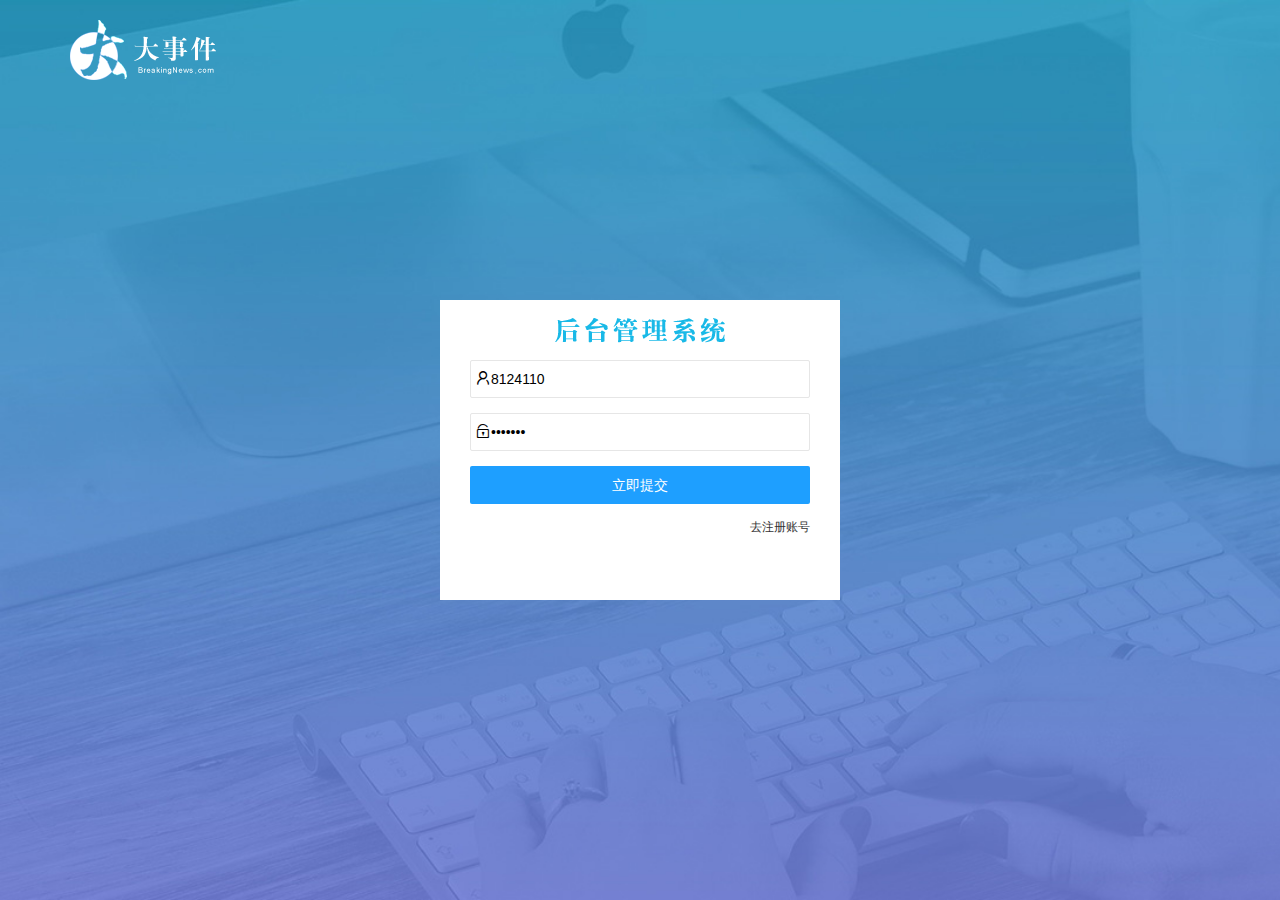
<file: login.html>
<!DOCTYPE html>
<html lang="en">

<head>
    <meta charset="UTF-8">
    <meta http-equiv="X-UA-Compatible" content="IE=edge">
    <meta name="viewport" content="width=device-width, initial-scale=1.0">
    <title>Document</title>
    <link rel="stylesheet" href="./assets/css/login.css">
    <link rel="stylesheet" href="./assets/lib/layui/css/layui.css">
</head>

<body>
    <header class="layui-main">
        <img src="./assets/images/logo.png" alt="">
    </header>
    <div class="loginAndRegBox">
        <div class="title-box"></div>
        <!-- 登录区域 -->
        <div class="log-box">
            <!-- 登录表单 -->
            <form class="layui-form" id="form_login" action="">
                <!-- 用户名 -->
                <div class="layui-form-item">
                    <i class="layui-icon layui-icon-username"></i>
                    <input value="8124110" type="text" name="username" required lay-verify="required" placeholder="账号"
                        autocomplete="off" class="layui-input">
                </div>
                <!-- 密码 -->

                <div class="layui-form-item">
                    <i class="layui-icon layui-icon-password"></i>
                    <input value="8124110" type="password" name="password" required lay-verify="required|pwd"
                        placeholder="密码" autocomplete="off" class="layui-input">
                </div>
                <!-- 提交按钮 -->
                <div class="layui-form-item">
                    <button value="8124110" class="layui-btn  layui-btn-fluid layui-btn layui-btn-normal" lay-submit
                        lay-filter="formDemo">立即提交</button>
                </div>
                <!-- a链接 -->
                <div class="layui-form-item links ">
                    <a href="#" id="link-reg">去注册账号</a>
                </div>
            </form>
        </div>


        <div class="reg-box" style="display: none;">
            <!-- 登录表单 -->
            <form class="layui-form" id="form_reg" action="">
                <!-- 用户名 -->
                <div class="layui-form-item">
                    <input type="text" name="username" required lay-verify="required" placeholder="账号"
                        autocomplete="off" class="layui-input">
                </div>
                <!-- 密码 -->
                <div class="layui-form-item">
                    <input type="password" name="password" required lay-verify="required|pwd" placeholder="密码"
                        autocomplete="off" class="layui-input">
                </div>
                <!-- 重复密码 -->
                <div class="layui-form-item">
                    <input type="password" name="repassword" required lay-verify="required|pwd|repwd"
                        placeholder="再次输入密码" autocomplete="off" class="layui-input">
                </div>
                <!-- 提交按钮 -->
                <div class="layui-form-item">
                    <button class="layui-btn  layui-btn-fluid layui-btn layui-btn-normal" lay-submit
                        lay-filter="formDemo">立即提交</button>
                </div>
                <!-- a链接 -->
                <div class="layui-form-item links ">
                    <a href="#" id="link-log">去登陆账号</a>
                </div>
            </form>

        </div>

    </div>
    <script src="./assets/lib/layui/layui.all.js"></script>
    <script src="./assets/lib/js/jquery.3.3.1.js"></script>
    <script src="./assets/js/baseApi.js"></script>
    <script src="./assets/js/login.js"></script>

</body>

</html>
</file>
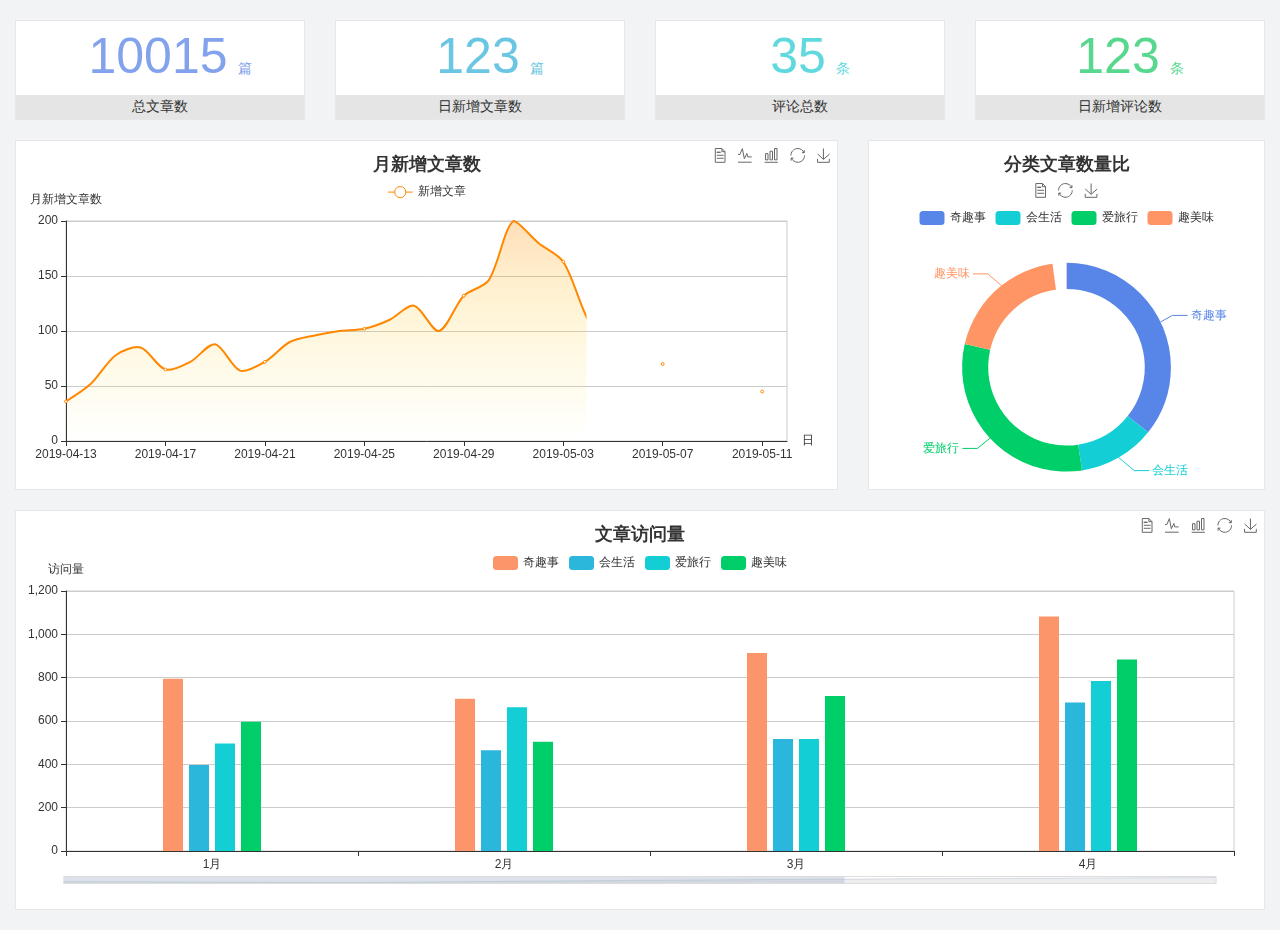
<file: home/dashboard.html>
<!DOCTYPE html>
<html lang="en">

<head>
  <meta charset="UTF-8">
  <meta name="viewport" content="width=device-width, initial-scale=1.0">
  <meta http-equiv="X-UA-Compatible" content="ie=edge">
  <title>图表统计</title>
  <link rel="stylesheet" href="../assets/lib/bootstrap.css" />
  <link rel="stylesheet" href="../assets/lib/main.css" />
  <script src="../assets/lib/jquery.js"></script>
  <script type="text/javascript" src="../assets/lib/echarts.min.js"></script>
</head>

<body>
  <div class="container-fluid">
    <div class="row spannel_list">
      <div class="col-sm-3 col-xs-6">
        <div class="spannel">
          <em>10015</em><span>篇</span>
          <b>总文章数</b>
        </div>
      </div>
      <div class="col-sm-3 col-xs-6">
        <div class="spannel scolor01">
          <em>123</em><span>篇</span>
          <b>日新增文章数</b>
        </div>
      </div>
      <div class="col-sm-3 col-xs-6">
        <div class="spannel scolor02">
          <em>35</em><span>条</span>
          <b>评论总数</b>
        </div>
      </div>
      <div class="col-sm-3 col-xs-6">
        <div class="spannel scolor03">
          <em>123</em><span>条</span>
          <b>日新增评论数</b>
        </div>
      </div>
    </div>
  </div>

  <div class="container-fluid">
    <div class="row curve-pie">
      <div class="col-lg-8 col-md-8">
        <div class="gragh_pannel" id="curve_show"></div>
      </div>
      <div class="col-lg-4 col-md-4">
        <div class="gragh_pannel" id="pie_show"></div>
      </div>
    </div>
  </div>

  <div class="container-fluid">
    <div class="column_pannel" id="column_show"></div>
  </div>

  <script>
    var oChart = echarts.init(document.getElementById('curve_show'));
    var aList_all = [
      { 'count': 36, 'date': '2019-04-13' },
      { 'count': 52, 'date': '2019-04-14' },
      { 'count': 78, 'date': '2019-04-15' },
      { 'count': 85, 'date': '2019-04-16' },
      { 'count': 65, 'date': '2019-04-17' },
      { 'count': 72, 'date': '2019-04-18' },
      { 'count': 88, 'date': '2019-04-19' },
      { 'count': 64, 'date': '2019-04-20' },
      { 'count': 72, 'date': '2019-04-21' },
      { 'count': 90, 'date': '2019-04-22' },
      { 'count': 96, 'date': '2019-04-23' },
      { 'count': 100, 'date': '2019-04-24' },
      { 'count': 102, 'date': '2019-04-25' },
      { 'count': 110, 'date': '2019-04-26' },
      { 'count': 123, 'date': '2019-04-27' },
      { 'count': 100, 'date': '2019-04-28' },
      { 'count': 132, 'date': '2019-04-29' },
      { 'count': 146, 'date': '2019-04-30' },
      { 'count': 200, 'date': '2019-05-01' },
      { 'count': 180, 'date': '2019-05-02' },
      { 'count': 163, 'date': '2019-05-03' },
      { 'count': 110, 'date': '2019-05-04' },
      { 'count': 80, 'date': '2019-05-05' },
      { 'count': 82, 'date': '2019-05-06' },
      { 'count': 70, 'date': '2019-05-07' },
      { 'count': 65, 'date': '2019-05-08' },
      { 'count': 54, 'date': '2019-05-09' },
      { 'count': 40, 'date': '2019-05-10' },
      { 'count': 45, 'date': '2019-05-11' },
      { 'count': 38, 'date': '2019-05-12' },
    ];

    let aCount = [];
    let aDate = [];

    for (var i = 0; i < aList_all.length; i++) {
      aCount.push(aList_all[i].count);
      aDate.push(aList_all[i].date);
    }

    var chartopt = {
      title: {
        text: '月新增文章数',
        left: 'center',
        top: '10'
      },
      tooltip: {
        trigger: 'axis'
      },
      legend: {
        data: ['新增文章'],
        top: '40'
      },
      toolbox: {
        show: true,
        feature: {
          mark: { show: true },
          dataView: { show: true, readOnly: false },
          magicType: { show: true, type: ['line', 'bar'] },
          restore: { show: true },
          saveAsImage: { show: true }
        }
      },
      calculable: true,
      xAxis: [
        {
          name: '日',
          type: 'category',
          boundaryGap: false,
          data: aDate
        }
      ],
      yAxis: [
        {
          name: '月新增文章数',
          type: 'value'
        }
      ],
      series: [
        {
          name: '新增文章',
          type: 'line',
          smooth: true,
          itemStyle: { normal: { areaStyle: { type: 'default' }, color: '#f80' }, lineStyle: { color: '#f80' } },
          data: aCount
        }],
      areaStyle: {
        normal: {
          color: new echarts.graphic.LinearGradient(0, 0, 0, 1, [{
            offset: 0,
            color: 'rgba(255,136,0,0.39)'
          }, {
            offset: .34,
            color: 'rgba(255,180,0,0.25)'
          }, {
            offset: 1,
            color: 'rgba(255,222,0,0.00)'
          }])

        }
      },
      grid: {
        show: true,
        x: 50,
        x2: 50,
        y: 80,
        height: 220
      }
    };

    oChart.setOption(chartopt);


    var oPie = echarts.init(document.getElementById('pie_show'));
    var oPieopt =
    {
      title: {
        top: 10,
        text: '分类文章数量比',
        x: 'center'
      },
      tooltip: {
        trigger: 'item',
        formatter: "{a} <br/>{b} : {c} ({d}%)"
      },
      color: ['#5885e8', '#13cfd5', '#00ce68', '#ff9565'],
      legend: {
        x: 'center',
        top: 65,
        data: ['奇趣事', '会生活', '爱旅行', '趣美味']
      },
      toolbox: {
        show: true,
        x: 'center',
        top: 35,
        feature: {
          mark: { show: true },
          dataView: { show: true, readOnly: false },
          magicType: {
            show: true,
            type: ['pie', 'funnel'],
            option: {
              funnel: {
                x: '25%',
                width: '50%',
                funnelAlign: 'left',
                max: 1548
              }
            }
          },
          restore: { show: true },
          saveAsImage: { show: true }
        }
      },
      calculable: true,
      series: [
        {
          name: '访问来源',
          type: 'pie',
          radius: ['45%', '60%'],
          center: ['50%', '65%'],
          data: [
            { value: 300, name: '奇趣事' },
            { value: 100, name: '会生活' },
            { value: 260, name: '爱旅行' },
            { value: 180, name: '趣美味' }
          ]
        }
      ]
    };
    oPie.setOption(oPieopt);



    var oColumn = this.echarts.init(document.getElementById('column_show'));
    var oColumnopt =
    {
      title: {
        text: '文章访问量',
        left: 'center',
        top: '10'
      },
      tooltip: {
        trigger: 'axis'
      },
      legend: {
        data: ['奇趣事', '会生活', '爱旅行', '趣美味'],
        top: '40'
      },
      toolbox: {
        show: true,
        feature: {
          mark: { show: true },
          dataView: { show: true, readOnly: false },
          magicType: { show: true, type: ['line', 'bar'] },
          restore: { show: true },
          saveAsImage: { show: true }
        }
      },
      calculable: true,
      xAxis: [
        {
          type: 'category',
          data: ['1月', '2月', '3月', '4月', '5月']
        }
      ],
      yAxis: [
        {
          name: '访问量',
          type: 'value'
        }
      ],
      series: [
        {
          name: '奇趣事',
          type: 'bar',
          barWidth: 20,
          itemStyle: {
            normal: { areaStyle: { type: 'default' }, color: '#fd956a' }
          },
          data: [800, 708, 920, 1090, 1200]
        },
        {
          name: '会生活',
          type: 'bar',
          barWidth: 20,
          itemStyle: {
            normal: { areaStyle: { type: 'default' }, color: '#2bb6db' }
          },
          data: [400, 468, 520, 690, 800]
        },
        {
          name: '爱旅行',
          type: 'bar',
          barWidth: 20,
          itemStyle: {
            normal: { areaStyle: { type: 'default' }, color: '#13cfd5' }
          },
          data: [500, 668, 520, 790, 900]
        },
        {
          name: '趣美味',
          type: 'bar',
          barWidth: 20,
          itemStyle: {
            normal: { areaStyle: { type: 'default' }, color: '#00ce68' }
          },
          data: [600, 508, 720, 890, 1000]
        }
      ],
      grid: {
        show: true,
        x: 50,
        x2: 30,
        y: 80,
        height: 260
      },
      dataZoom: [//给x轴设置滚动条
        {
          start: 0,//默认为0
          end: 100 - 1000 / 31,//默认为100
          type: 'slider',
          show: true,
          xAxisIndex: [0],
          handleSize: 0,//滑动条的 左右2个滑动条的大小
          height: 8,//组件高度
          left: 45, //左边的距离
          right: 50,//右边的距离
          bottom: 26,//右边的距离
          handleColor: '#ddd',//h滑动图标的颜色
          handleStyle: {
            borderColor: "#cacaca",
            borderWidth: "1",
            shadowBlur: 2,
            background: "#ddd",
            shadowColor: "#ddd",
          }
        }]
    };
    oColumn.setOption(oColumnopt);
  </script>
</body>

</html>
</file>
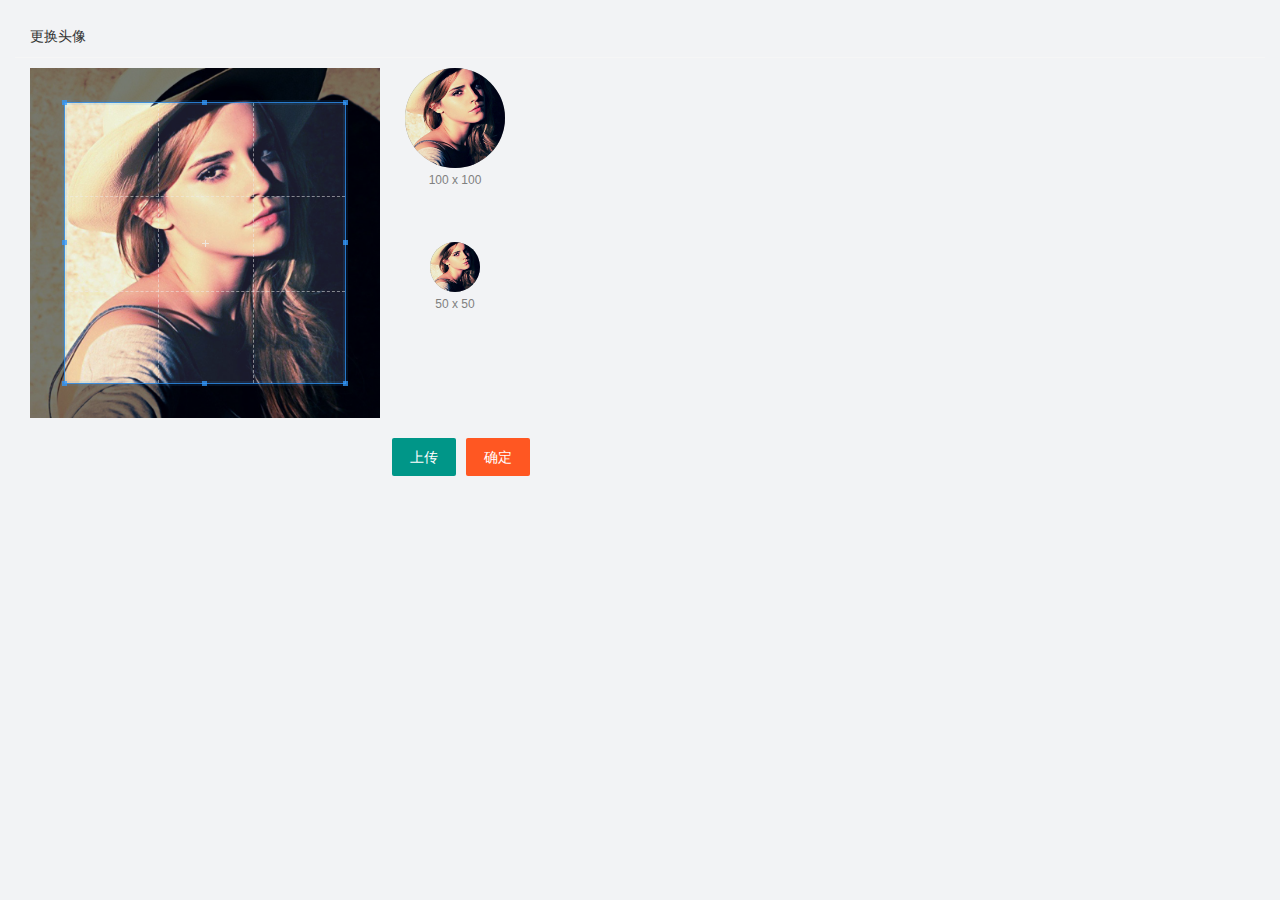
<file: user/user_avatar.html>
<!DOCTYPE html>
<html lang="en">

<head>
    <meta charset="UTF-8">
    <meta http-equiv="X-UA-Compatible" content="IE=edge">
    <meta name="viewport" content="width=device-width, initial-scale=1.0">
    <title>Document</title>
    <link rel="stylesheet" href="../assets/lib/layui/css/layui.css">
    <link rel="stylesheet" href="../assets/lib/cropper/cropper.css">
    <link rel="stylesheet" href="../assets/css/user/user_avatar.css">
</head>

<body>

    <div class="layui-cad">
        <div class="layui-card-header">更换头像</div>
        <div class="layui-card-body">
            <!-- 第一行的图片裁剪和预览区域 -->
            <div class="row1">
                <!-- 图片裁剪区域 -->
                <div class="cropper-box">
                    <!-- 这个 img 标签很重要，将来会把它初始化为裁剪区域 -->
                    <img id="image" src="../assets/images/sample.jpg" />
                </div>
                <!-- 图片的预览区域 -->
                <div class="preview-box">
                    <div>
                        <!-- 宽高为 100px 的预览区域 -->
                        <div class="img-preview w100"></div>
                        <p class="size">100 x 100</p>
                    </div>
                    <div>
                        <!-- 宽高为 50px 的预览区域 -->
                        <div class="img-preview w50"></div>
                        <p class="size">50 x 50</p>
                    </div>
                </div>
            </div>
            <div class="row2">
                <input type="file" id="file" accept="image/png,image/jpeg" hidden />
                <button id="btnChooseImage" type="button" class="layui-btn">上传</button>
                <button type="button" class="layui-btn layui-btn-danger" id="btnUpload">确定</button>
            </div>
        </div>
    </div>


    <!-- 导入 layui 的 js -->
    <script src="../assets/lib/layui/layui.all.js"></script>
    <!-- 导入 jquery -->
    <script src="../assets/lib/jquery.js"></script>
    <script src="../assets/lib/cropper/Cropper.js"></script>
    <script src="../assets/lib/cropper/jquery-cropper.js"></script>
    <script src="../assets/js/baseApi.js"></script>
    <!-- 导入自己的 js -->
    <script src="../assets/js/user_avatar.js"></script>
</body>

</html>
</file>
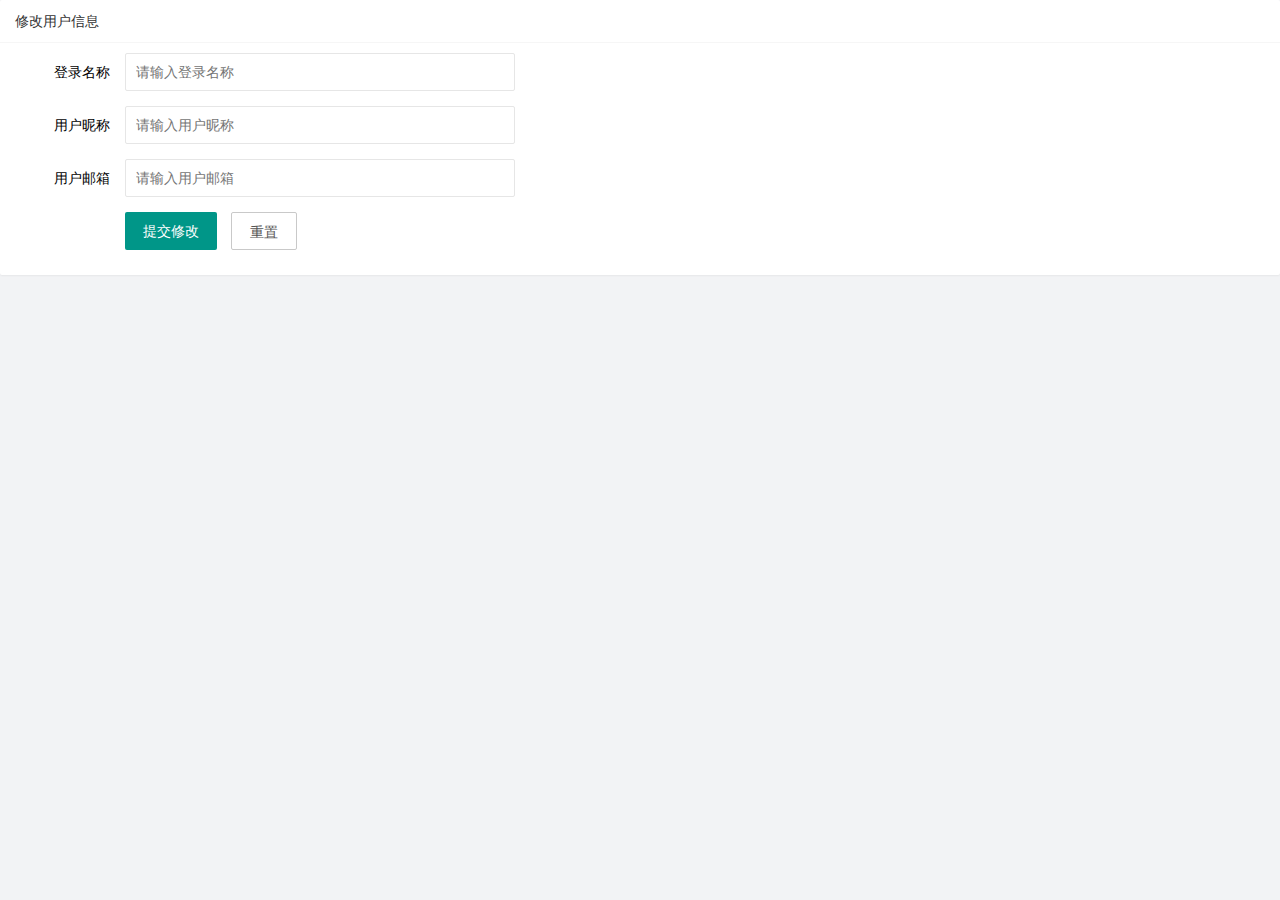
<file: user/user_info.html>
<!DOCTYPE html>
<html lang="en">

<head>
    <meta charset="UTF-8">
    <meta http-equiv="X-UA-Compatible" content="IE=edge">
    <meta name="viewport" content="width=device-width, initial-scale=1.0">
    <title>Document</title>

    <link rel="stylesheet" href="../assets/lib/layui/css/layui.css">
    <link rel="stylesheet" href="../assets/css/user/user_info.css">
</head>

<body>
    <!-- 卡片区域 -->
    <div class="layui-card">
        <div class="layui-card-header">修改用户信息</div>
        <div class="layui-card-body">
            <!-- form 表单区域 -->
            <form class="layui-form" action="" lay-filter='formUserInfo'>
                <div class="layui-form-item">
                    <input type="hidden" name="id">
                    <label class="layui-form-label">登录名称</label>
                    <div class="layui-input-block">
                        <input type="text" name="username" required lay-verify="required" placeholder="请输入登录名称"
                            autocomplete="off" class="layui-input" readonly />
                    </div>
                </div>
                <div class="layui-form-item">
                    <label class="layui-form-label">用户昵称</label>
                    <div class="layui-input-block">
                        <input type="text" name="nickname" required lay-verify="required|nickname" placeholder="请输入用户昵称"
                            autocomplete="off" class="layui-input" />
                    </div>
                </div>
                <div class="layui-form-item">
                    <label class="layui-form-label">用户邮箱</label>
                    <div class="layui-input-block">
                        <input type="text" name="email" required lay-verify="required|email" placeholder="请输入用户邮箱"
                            autocomplete="off" class="layui-input" />
                    </div>
                </div>
                <div class="layui-form-item">
                    <div class="layui-input-block">
                        <button class="layui-btn" lay-submit lay-filter="formDemo">提交修改</button>
                        <button type="reset" id="btnReset" class="layui-btn layui-btn-primary">重置</button>
                    </div>
                </div>
            </form>
        </div>
    </div>



    <!-- 导入 layui 的 js -->
    <script src="../assets/lib/layui/layui.all.js"></script>
    <!-- 导入 jquery -->
    <script src="../assets/lib/jquery.js"></script>
    <script src="../assets/js/baseApi.js"></script>
    <!-- 导入自己的 js -->
    <script src="../assets/js/user_info.js"></script>
</body>

</html>
</file>
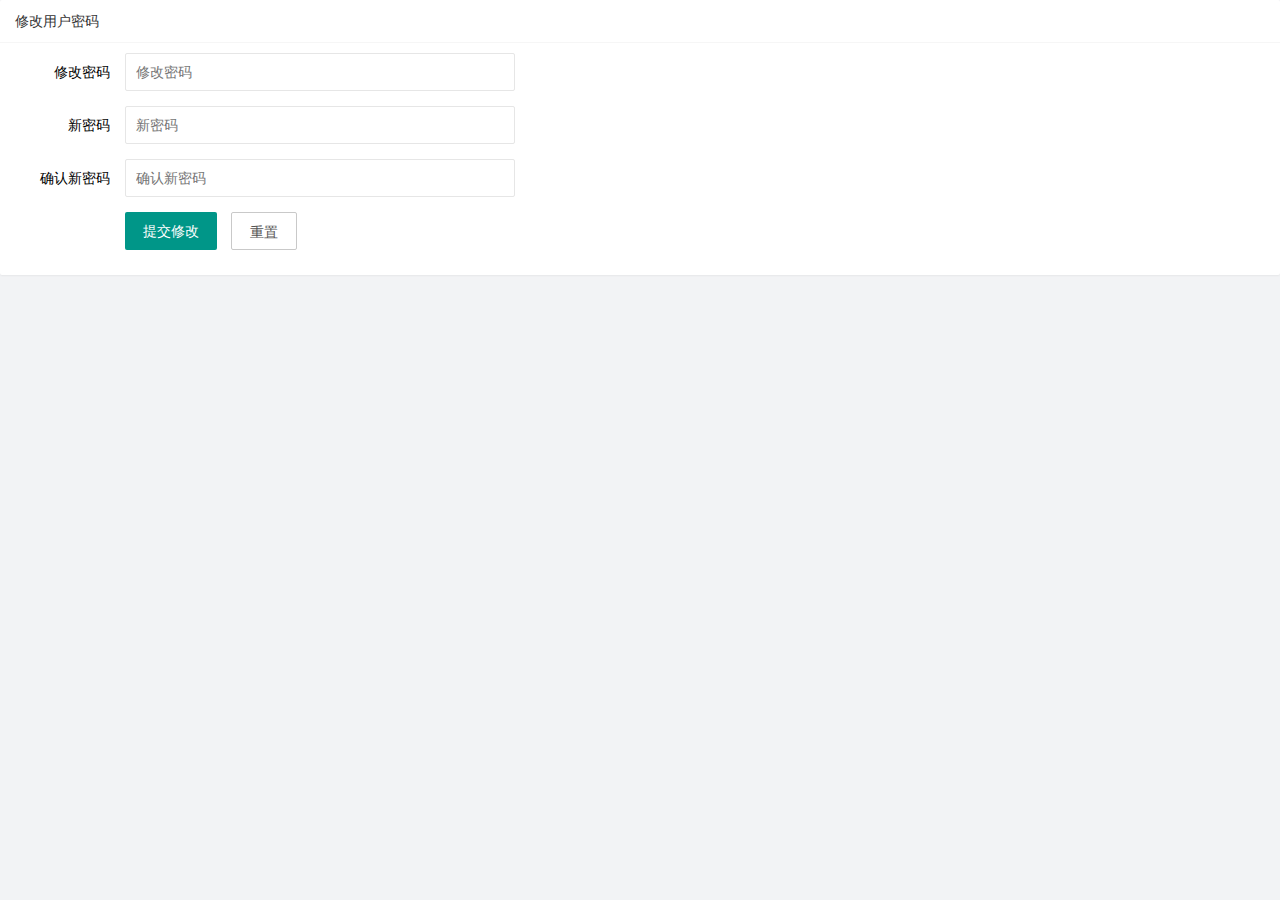
<file: user/user_pwd.html>
<!DOCTYPE html>
<html lang="en">

<head>
    <meta charset="UTF-8">
    <meta http-equiv="X-UA-Compatible" content="IE=edge">
    <meta name="viewport" content="width=device-width, initial-scale=1.0">
    <title>Document</title>

    <link rel="stylesheet" href="../assets/lib/layui/css/layui.css">
    <link rel="stylesheet" href="../assets/css/user/user_pwd.css">
</head>

<body>
    <!-- 卡片区域 -->
    <div class="layui-card">
        <div class="layui-card-header">修改用户密码</div>
        <div class="layui-card-body">
            <!-- form 表单区域 -->
            <form class="layui-form" action="" lay-filter='formUserInfo'>
                <div class="layui-form-item">
                    <label class="layui-form-label">修改密码</label>
                    <div class="layui-input-block">
                        <input type="text" name="oldPwd" required lay-verify="required|pwd" placeholder="修改密码"
                            autocomplete="off" class="layui-input" />
                    </div>
                </div>
                <div class="layui-form-item">
                    <label class="layui-form-label">新密码</label>
                    <div class="layui-input-block">
                        <input type="text" name="newPwd" required lay-verify="required|newPwd" placeholder="新密码"
                            autocomplete="off" class="layui-input" />
                    </div>
                </div>
                <div class="layui-form-item">
                    <label class="layui-form-label">确认新密码</label>
                    <div class="layui-input-block">
                        <input type="text" name="rePwd" required lay-verify="required|rePwd" placeholder="确认新密码"
                            autocomplete="off" class="layui-input" />
                    </div>
                </div>
                <div class="layui-form-item">
                    <div class="layui-input-block">
                        <button class="layui-btn" lay-submit lay-filter="formDemo">提交修改</button>
                        <button type="reset" id="btnReset" class="layui-btn layui-btn-primary">重置</button>
                    </div>
                </div>
            </form>
        </div>
    </div>



    <!-- 导入 layui 的 js -->
    <script src="../assets/lib/layui/layui.all.js"></script>
    <!-- 导入 jquery -->
    <script src="../assets/lib/jquery.js"></script>
    <script src="../assets/js/baseApi.js"></script>
    <!-- 导入自己的 js -->
    <script src="../assets/js/user_pwd.js"></script>
</body>

</html>
</file>
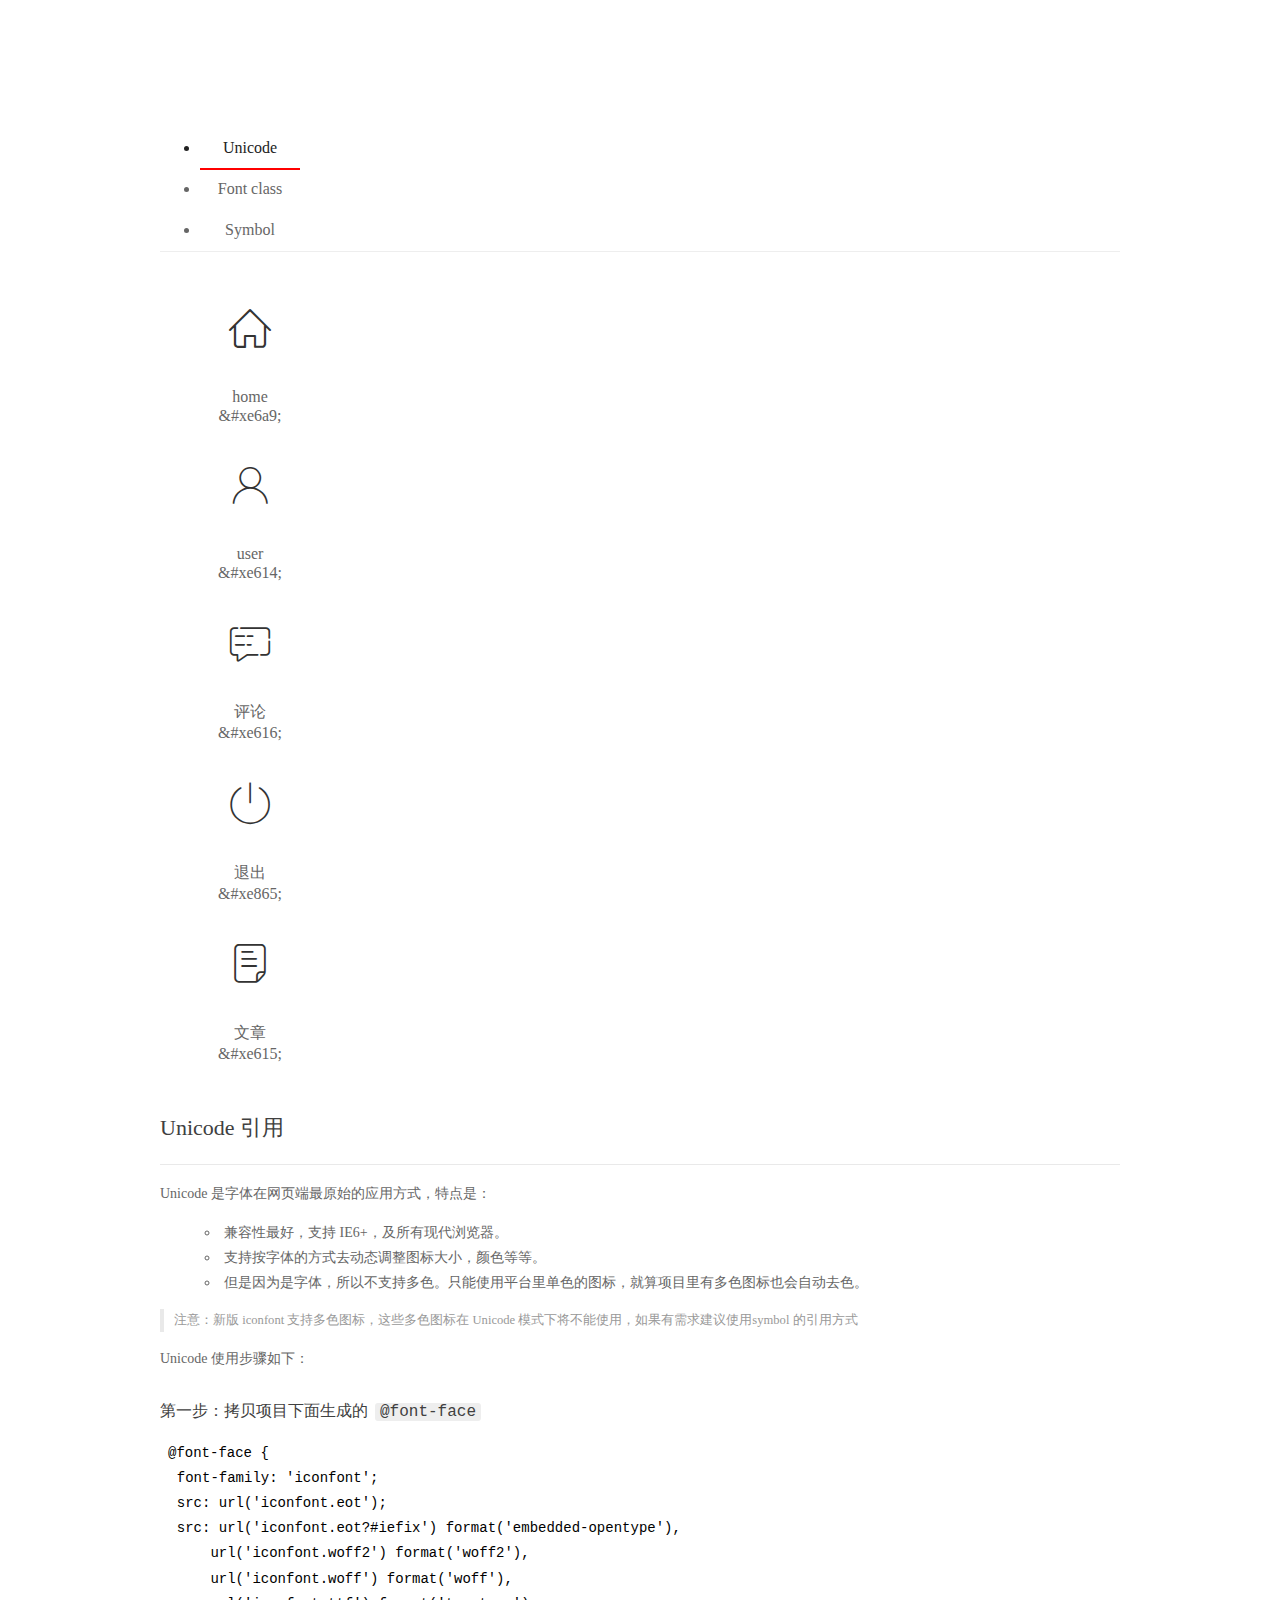
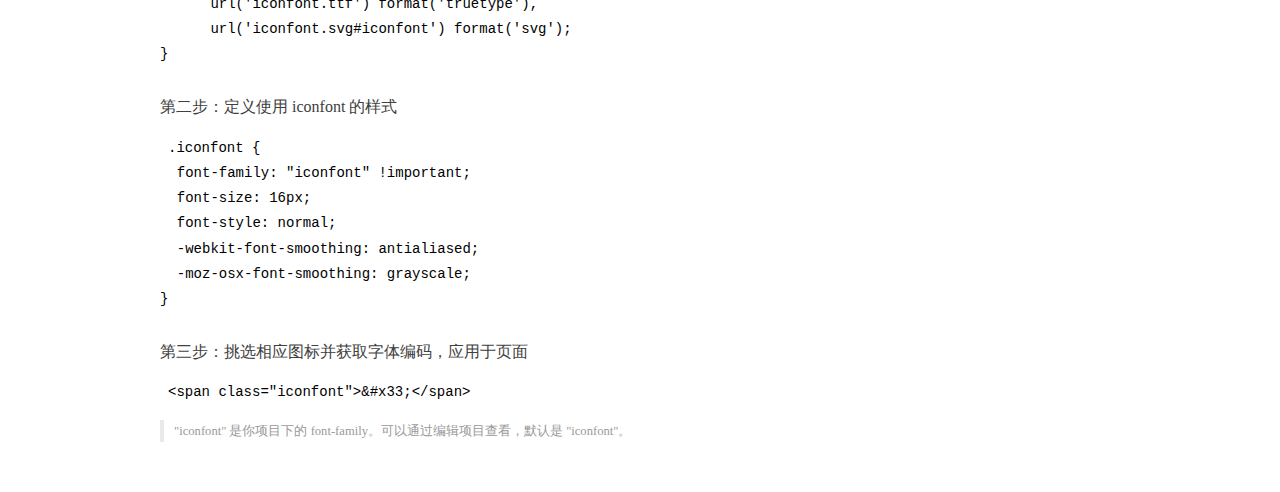
<file: assets/fonts/demo_index.html>
<!DOCTYPE html>
<html>
<head>
  <meta charset="utf-8"/>
  <title>IconFont Demo</title>
  <link rel="shortcut icon" href="https://gtms04.alicdn.com/tps/i4/TB1_oz6GVXXXXaFXpXXJDFnIXXX-64-64.ico" type="image/x-icon"/>
  <link rel="stylesheet" href="https://g.alicdn.com/thx/cube/1.3.2/cube.min.css">
  <link rel="stylesheet" href="demo.css">
  <link rel="stylesheet" href="iconfont.css">
  <script src="iconfont.js"></script>
  <!-- jQuery -->
  <script src="https://a1.alicdn.com/oss/uploads/2018/12/26/7bfddb60-08e8-11e9-9b04-53e73bb6408b.js"></script>
  <!-- 代码高亮 -->
  <script src="https://a1.alicdn.com/oss/uploads/2018/12/26/a3f714d0-08e6-11e9-8a15-ebf944d7534c.js"></script>
</head>
<body>
  <div class="main">
    <h1 class="logo"><a href="https://www.iconfont.cn/" title="iconfont 首页" target="_blank">&#xe86b;</a></h1>
    <div class="nav-tabs">
      <ul id="tabs" class="dib-box">
        <li class="dib active"><span>Unicode</span></li>
        <li class="dib"><span>Font class</span></li>
        <li class="dib"><span>Symbol</span></li>
      </ul>
      
    </div>
    <div class="tab-container">
      <div class="content unicode" style="display: block;">
          <ul class="icon_lists dib-box">
          
            <li class="dib">
              <span class="icon iconfont">&#xe6a9;</span>
                <div class="name">home</div>
                <div class="code-name">&amp;#xe6a9;</div>
              </li>
          
            <li class="dib">
              <span class="icon iconfont">&#xe614;</span>
                <div class="name">user</div>
                <div class="code-name">&amp;#xe614;</div>
              </li>
          
            <li class="dib">
              <span class="icon iconfont">&#xe616;</span>
                <div class="name">评论</div>
                <div class="code-name">&amp;#xe616;</div>
              </li>
          
            <li class="dib">
              <span class="icon iconfont">&#xe865;</span>
                <div class="name">退出</div>
                <div class="code-name">&amp;#xe865;</div>
              </li>
          
            <li class="dib">
              <span class="icon iconfont">&#xe615;</span>
                <div class="name">文章</div>
                <div class="code-name">&amp;#xe615;</div>
              </li>
          
          </ul>
          <div class="article markdown">
          <h2 id="unicode-">Unicode 引用</h2>
          <hr>

          <p>Unicode 是字体在网页端最原始的应用方式，特点是：</p>
          <ul>
            <li>兼容性最好，支持 IE6+，及所有现代浏览器。</li>
            <li>支持按字体的方式去动态调整图标大小，颜色等等。</li>
            <li>但是因为是字体，所以不支持多色。只能使用平台里单色的图标，就算项目里有多色图标也会自动去色。</li>
          </ul>
          <blockquote>
            <p>注意：新版 iconfont 支持多色图标，这些多色图标在 Unicode 模式下将不能使用，如果有需求建议使用symbol 的引用方式</p>
          </blockquote>
          <p>Unicode 使用步骤如下：</p>
          <h3 id="-font-face">第一步：拷贝项目下面生成的 <code>@font-face</code></h3>
<pre><code class="language-css"
>@font-face {
  font-family: 'iconfont';
  src: url('iconfont.eot');
  src: url('iconfont.eot?#iefix') format('embedded-opentype'),
      url('iconfont.woff2') format('woff2'),
      url('iconfont.woff') format('woff'),
      url('iconfont.ttf') format('truetype'),
      url('iconfont.svg#iconfont') format('svg');
}
</code></pre>
          <h3 id="-iconfont-">第二步：定义使用 iconfont 的样式</h3>
<pre><code class="language-css"
>.iconfont {
  font-family: "iconfont" !important;
  font-size: 16px;
  font-style: normal;
  -webkit-font-smoothing: antialiased;
  -moz-osx-font-smoothing: grayscale;
}
</code></pre>
          <h3 id="-">第三步：挑选相应图标并获取字体编码，应用于页面</h3>
<pre>
<code class="language-html"
>&lt;span class="iconfont"&gt;&amp;#x33;&lt;/span&gt;
</code></pre>
          <blockquote>
            <p>"iconfont" 是你项目下的 font-family。可以通过编辑项目查看，默认是 "iconfont"。</p>
          </blockquote>
          </div>
      </div>
      <div class="content font-class">
        <ul class="icon_lists dib-box">
          
          <li class="dib">
            <span class="icon iconfont icon-home"></span>
            <div class="name">
              home
            </div>
            <div class="code-name">.icon-home
            </div>
          </li>
          
          <li class="dib">
            <span class="icon iconfont icon-user"></span>
            <div class="name">
              user
            </div>
            <div class="code-name">.icon-user
            </div>
          </li>
          
          <li class="dib">
            <span class="icon iconfont icon-pinglun"></span>
            <div class="name">
              评论
            </div>
            <div class="code-name">.icon-pinglun
            </div>
          </li>
          
          <li class="dib">
            <span class="icon iconfont icon-tuichu"></span>
            <div class="name">
              退出
            </div>
            <div class="code-name">.icon-tuichu
            </div>
          </li>
          
          <li class="dib">
            <span class="icon iconfont icon-16"></span>
            <div class="name">
              文章
            </div>
            <div class="code-name">.icon-16
            </div>
          </li>
          
        </ul>
        <div class="article markdown">
        <h2 id="font-class-">font-class 引用</h2>
        <hr>

        <p>font-class 是 Unicode 使用方式的一种变种，主要是解决 Unicode 书写不直观，语意不明确的问题。</p>
        <p>与 Unicode 使用方式相比，具有如下特点：</p>
        <ul>
          <li>兼容性良好，支持 IE8+，及所有现代浏览器。</li>
          <li>相比于 Unicode 语意明确，书写更直观。可以很容易分辨这个 icon 是什么。</li>
          <li>因为使用 class 来定义图标，所以当要替换图标时，只需要修改 class 里面的 Unicode 引用。</li>
          <li>不过因为本质上还是使用的字体，所以多色图标还是不支持的。</li>
        </ul>
        <p>使用步骤如下：</p>
        <h3 id="-fontclass-">第一步：引入项目下面生成的 fontclass 代码：</h3>
<pre><code class="language-html">&lt;link rel="stylesheet" href="./iconfont.css"&gt;
</code></pre>
        <h3 id="-">第二步：挑选相应图标并获取类名，应用于页面：</h3>
<pre><code class="language-html">&lt;span class="iconfont icon-xxx"&gt;&lt;/span&gt;
</code></pre>
        <blockquote>
          <p>"
            iconfont" 是你项目下的 font-family。可以通过编辑项目查看，默认是 "iconfont"。</p>
        </blockquote>
      </div>
      </div>
      <div class="content symbol">
          <ul class="icon_lists dib-box">
          
            <li class="dib">
                <svg class="icon svg-icon" aria-hidden="true">
                  <use xlink:href="#icon-home"></use>
                </svg>
                <div class="name">home</div>
                <div class="code-name">#icon-home</div>
            </li>
          
            <li class="dib">
                <svg class="icon svg-icon" aria-hidden="true">
                  <use xlink:href="#icon-user"></use>
                </svg>
                <div class="name">user</div>
                <div class="code-name">#icon-user</div>
            </li>
          
            <li class="dib">
                <svg class="icon svg-icon" aria-hidden="true">
                  <use xlink:href="#icon-pinglun"></use>
                </svg>
                <div class="name">评论</div>
                <div class="code-name">#icon-pinglun</div>
            </li>
          
            <li class="dib">
                <svg class="icon svg-icon" aria-hidden="true">
                  <use xlink:href="#icon-tuichu"></use>
                </svg>
                <div class="name">退出</div>
                <div class="code-name">#icon-tuichu</div>
            </li>
          
            <li class="dib">
                <svg class="icon svg-icon" aria-hidden="true">
                  <use xlink:href="#icon-16"></use>
                </svg>
                <div class="name">文章</div>
                <div class="code-name">#icon-16</div>
            </li>
          
          </ul>
          <div class="article markdown">
          <h2 id="symbol-">Symbol 引用</h2>
          <hr>

          <p>这是一种全新的使用方式，应该说这才是未来的主流，也是平台目前推荐的用法。相关介绍可以参考这篇<a href="">文章</a>
            这种用法其实是做了一个 SVG 的集合，与另外两种相比具有如下特点：</p>
          <ul>
            <li>支持多色图标了，不再受单色限制。</li>
            <li>通过一些技巧，支持像字体那样，通过 <code>font-size</code>, <code>color</code> 来调整样式。</li>
            <li>兼容性较差，支持 IE9+，及现代浏览器。</li>
            <li>浏览器渲染 SVG 的性能一般，还不如 png。</li>
          </ul>
          <p>使用步骤如下：</p>
          <h3 id="-symbol-">第一步：引入项目下面生成的 symbol 代码：</h3>
<pre><code class="language-html">&lt;script src="./iconfont.js"&gt;&lt;/script&gt;
</code></pre>
          <h3 id="-css-">第二步：加入通用 CSS 代码（引入一次就行）：</h3>
<pre><code class="language-html">&lt;style&gt;
.icon {
  width: 1em;
  height: 1em;
  vertical-align: -0.15em;
  fill: currentColor;
  overflow: hidden;
}
&lt;/style&gt;
</code></pre>
          <h3 id="-">第三步：挑选相应图标并获取类名，应用于页面：</h3>
<pre><code class="language-html">&lt;svg class="icon" aria-hidden="true"&gt;
  &lt;use xlink:href="#icon-xxx"&gt;&lt;/use&gt;
&lt;/svg&gt;
</code></pre>
          </div>
      </div>

    </div>
  </div>
  <script>
  $(document).ready(function () {
      $('.tab-container .content:first').show()

      $('#tabs li').click(function (e) {
        var tabContent = $('.tab-container .content')
        var index = $(this).index()

        if ($(this).hasClass('active')) {
          return
        } else {
          $('#tabs li').removeClass('active')
          $(this).addClass('active')

          tabContent.hide().eq(index).fadeIn()
        }
      })
    })
  </script>
</body>
</html>
</file>
<file: assets/css/login.css>
html,
body {
    padding: 0;
    margin: 0;
    width: 100%;
    height: 100%;
    background: url(../images/login_bg.jpg) no-repeat;
    background-size: cover;
    overflow: hidden;
}

header {
    margin-top: 20px !important;
}

.loginAndRegBox {
    position: fixed;
    top: 50%;
    left: 50%;
    width: 400px;
    height: 300px;
    transform: translate(-50%, -50%);
    background-color: white;
}

.title-box {
    height: 60px;
    width: 100%;
    background: url(../images/login_title.png) no-repeat center;
}

.layui-form-item {
    padding: 0 30px;
}

.links {
    display: flex;
    justify-content: flex-end;
    font-size: 12px;
}

.layui-form-item {
    position: relative;
}

.layui-icon-username,
.layui-icon-password {
    position: absolute;
    left: 35px;
    top: 10px;
}


.layui-input {
    padding-left: 20px !important;
}
</file>
<file: assets/lib/layui/css/layui.css>
/** layui-v2.5.7 MIT License */
 .layui-inline,img{display:inline-block;vertical-align:middle}h1,h2,h3,h4,h5,h6{font-weight:400}.layui-edge,.layui-header,.layui-inline,.layui-main{position:relative}.layui-body,.layui-edge,.layui-elip{overflow:hidden}.layui-btn,.layui-edge,.layui-inline,img{vertical-align:middle}.layui-btn,.layui-disabled,.layui-icon,.layui-unselect{-moz-user-select:none;-webkit-user-select:none;-ms-user-select:none}.layui-elip,.layui-form-checkbox span,.layui-form-pane .layui-form-label{text-overflow:ellipsis;white-space:nowrap}.layui-breadcrumb,.layui-tree-btnGroup{visibility:hidden}blockquote,body,button,dd,div,dl,dt,form,h1,h2,h3,h4,h5,h6,input,li,ol,p,pre,td,textarea,th,ul{margin:0;padding:0;-webkit-tap-highlight-color:rgba(0,0,0,0)}a:active,a:hover{outline:0}img{border:none}li{list-style:none}table{border-collapse:collapse;border-spacing:0}h4,h5,h6{font-size:100%}button,input,optgroup,option,select,textarea{font-family:inherit;font-size:inherit;font-style:inherit;font-weight:inherit;outline:0}pre{white-space:pre-wrap;white-space:-moz-pre-wrap;white-space:-pre-wrap;white-space:-o-pre-wrap;word-wrap:break-word}body{line-height:24px;font:14px Helvetica Neue,Helvetica,PingFang SC,Tahoma,Arial,sans-serif}hr{height:1px;margin:10px 0;border:0;clear:both}a{color:#333;text-decoration:none}a:hover{color:#777}a cite{font-style:normal;*cursor:pointer}.layui-border-box,.layui-border-box *{box-sizing:border-box}.layui-box,.layui-box *{box-sizing:content-box}.layui-clear{clear:both;*zoom:1}.layui-clear:after{content:'\20';clear:both;*zoom:1;display:block;height:0}.layui-inline{*display:inline;*zoom:1}.layui-edge{display:inline-block;width:0;height:0;border-width:6px;border-style:dashed;border-color:transparent}.layui-edge-top{top:-4px;border-bottom-color:#999;border-bottom-style:solid}.layui-edge-right{border-left-color:#999;border-left-style:solid}.layui-edge-bottom{top:2px;border-top-color:#999;border-top-style:solid}.layui-edge-left{border-right-color:#999;border-right-style:solid}.layui-disabled,.layui-disabled:hover{color:#d2d2d2!important;cursor:not-allowed!important}.layui-circle{border-radius:100%}.layui-show{display:block!important}.layui-hide{display:none!important}@font-face{font-family:layui-icon;src:url(../font/iconfont.eot?v=256);src:url(../font/iconfont.eot?v=256#iefix) format('embedded-opentype'),url(../font/iconfont.woff2?v=256) format('woff2'),url(../font/iconfont.woff?v=256) format('woff'),url(../font/iconfont.ttf?v=256) format('truetype'),url(../font/iconfont.svg?v=256#layui-icon) format('svg')}.layui-icon{font-family:layui-icon!important;font-size:16px;font-style:normal;-webkit-font-smoothing:antialiased;-moz-osx-font-smoothing:grayscale}.layui-icon-reply-fill:before{content:"\e611"}.layui-icon-set-fill:before{content:"\e614"}.layui-icon-menu-fill:before{content:"\e60f"}.layui-icon-search:before{content:"\e615"}.layui-icon-share:before{content:"\e641"}.layui-icon-set-sm:before{content:"\e620"}.layui-icon-engine:before{content:"\e628"}.layui-icon-close:before{content:"\1006"}.layui-icon-close-fill:before{content:"\1007"}.layui-icon-chart-screen:before{content:"\e629"}.layui-icon-star:before{content:"\e600"}.layui-icon-circle-dot:before{content:"\e617"}.layui-icon-chat:before{content:"\e606"}.layui-icon-release:before{content:"\e609"}.layui-icon-list:before{content:"\e60a"}.layui-icon-chart:before{content:"\e62c"}.layui-icon-ok-circle:before{content:"\1005"}.layui-icon-layim-theme:before{content:"\e61b"}.layui-icon-table:before{content:"\e62d"}.layui-icon-right:before{content:"\e602"}.layui-icon-left:before{content:"\e603"}.layui-icon-cart-simple:before{content:"\e698"}.layui-icon-face-cry:before{content:"\e69c"}.layui-icon-face-smile:before{content:"\e6af"}.layui-icon-survey:before{content:"\e6b2"}.layui-icon-tree:before{content:"\e62e"}.layui-icon-ie:before{content:"\e7bb"}.layui-icon-upload-circle:before{content:"\e62f"}.layui-icon-add-circle:before{content:"\e61f"}.layui-icon-download-circle:before{content:"\e601"}.layui-icon-templeate-1:before{content:"\e630"}.layui-icon-util:before{content:"\e631"}.layui-icon-face-surprised:before{content:"\e664"}.layui-icon-edit:before{content:"\e642"}.layui-icon-speaker:before{content:"\e645"}.layui-icon-down:before{content:"\e61a"}.layui-icon-file:before{content:"\e621"}.layui-icon-layouts:before{content:"\e632"}.layui-icon-rate-half:before{content:"\e6c9"}.layui-icon-add-circle-fine:before{content:"\e608"}.layui-icon-prev-circle:before{content:"\e633"}.layui-icon-read:before{content:"\e705"}.layui-icon-404:before{content:"\e61c"}.layui-icon-carousel:before{content:"\e634"}.layui-icon-help:before{content:"\e607"}.layui-icon-code-circle:before{content:"\e635"}.layui-icon-windows:before{content:"\e67f"}.layui-icon-water:before{content:"\e636"}.layui-icon-username:before{content:"\e66f"}.layui-icon-find-fill:before{content:"\e670"}.layui-icon-about:before{content:"\e60b"}.layui-icon-location:before{content:"\e715"}.layui-icon-up:before{content:"\e619"}.layui-icon-pause:before{content:"\e651"}.layui-icon-date:before{content:"\e637"}.layui-icon-layim-uploadfile:before{content:"\e61d"}.layui-icon-delete:before{content:"\e640"}.layui-icon-play:before{content:"\e652"}.layui-icon-top:before{content:"\e604"}.layui-icon-firefox:before{content:"\e686"}.layui-icon-friends:before{content:"\e612"}.layui-icon-refresh-3:before{content:"\e9aa"}.layui-icon-ok:before{content:"\e605"}.layui-icon-layer:before{content:"\e638"}.layui-icon-face-smile-fine:before{content:"\e60c"}.layui-icon-dollar:before{content:"\e659"}.layui-icon-group:before{content:"\e613"}.layui-icon-layim-download:before{content:"\e61e"}.layui-icon-picture-fine:before{content:"\e60d"}.layui-icon-link:before{content:"\e64c"}.layui-icon-diamond:before{content:"\e735"}.layui-icon-log:before{content:"\e60e"}.layui-icon-key:before{content:"\e683"}.layui-icon-rate-solid:before{content:"\e67a"}.layui-icon-fonts-del:before{content:"\e64f"}.layui-icon-unlink:before{content:"\e64d"}.layui-icon-fonts-clear:before{content:"\e639"}.layui-icon-triangle-r:before{content:"\e623"}.layui-icon-circle:before{content:"\e63f"}.layui-icon-radio:before{content:"\e643"}.layui-icon-align-center:before{content:"\e647"}.layui-icon-align-right:before{content:"\e648"}.layui-icon-align-left:before{content:"\e649"}.layui-icon-loading-1:before{content:"\e63e"}.layui-icon-return:before{content:"\e65c"}.layui-icon-fonts-strong:before{content:"\e62b"}.layui-icon-upload:before{content:"\e67c"}.layui-icon-dialogue:before{content:"\e63a"}.layui-icon-video:before{content:"\e6ed"}.layui-icon-headset:before{content:"\e6fc"}.layui-icon-cellphone-fine:before{content:"\e63b"}.layui-icon-add-1:before{content:"\e654"}.layui-icon-face-smile-b:before{content:"\e650"}.layui-icon-fonts-html:before{content:"\e64b"}.layui-icon-screen-full:before{content:"\e622"}.layui-icon-form:before{content:"\e63c"}.layui-icon-cart:before{content:"\e657"}.layui-icon-camera-fill:before{content:"\e65d"}.layui-icon-tabs:before{content:"\e62a"}.layui-icon-heart-fill:before{content:"\e68f"}.layui-icon-fonts-code:before{content:"\e64e"}.layui-icon-ios:before{content:"\e680"}.layui-icon-at:before{content:"\e687"}.layui-icon-fire:before{content:"\e756"}.layui-icon-set:before{content:"\e716"}.layui-icon-fonts-u:before{content:"\e646"}.layui-icon-triangle-d:before{content:"\e625"}.layui-icon-tips:before{content:"\e702"}.layui-icon-picture:before{content:"\e64a"}.layui-icon-more-vertical:before{content:"\e671"}.layui-icon-bluetooth:before{content:"\e689"}.layui-icon-flag:before{content:"\e66c"}.layui-icon-loading:before{content:"\e63d"}.layui-icon-fonts-i:before{content:"\e644"}.layui-icon-refresh-1:before{content:"\e666"}.layui-icon-rmb:before{content:"\e65e"}.layui-icon-addition:before{content:"\e624"}.layui-icon-home:before{content:"\e68e"}.layui-icon-time:before{content:"\e68d"}.layui-icon-user:before{content:"\e770"}.layui-icon-notice:before{content:"\e667"}.layui-icon-chrome:before{content:"\e68a"}.layui-icon-edge:before{content:"\e68b"}.layui-icon-login-weibo:before{content:"\e675"}.layui-icon-voice:before{content:"\e688"}.layui-icon-upload-drag:before{content:"\e681"}.layui-icon-login-qq:before{content:"\e676"}.layui-icon-snowflake:before{content:"\e6b1"}.layui-icon-heart:before{content:"\e68c"}.layui-icon-logout:before{content:"\e682"}.layui-icon-file-b:before{content:"\e655"}.layui-icon-template:before{content:"\e663"}.layui-icon-transfer:before{content:"\e691"}.layui-icon-auz:before{content:"\e672"}.layui-icon-console:before{content:"\e665"}.layui-icon-app:before{content:"\e653"}.layui-icon-prev:before{content:"\e65a"}.layui-icon-website:before{content:"\e7ae"}.layui-icon-next:before{content:"\e65b"}.layui-icon-component:before{content:"\e857"}.layui-icon-android:before{content:"\e684"}.layui-icon-more:before{content:"\e65f"}.layui-icon-login-wechat:before{content:"\e677"}.layui-icon-shrink-right:before{content:"\e668"}.layui-icon-spread-left:before{content:"\e66b"}.layui-icon-camera:before{content:"\e660"}.layui-icon-note:before{content:"\e66e"}.layui-icon-refresh:before{content:"\e669"}.layui-icon-female:before{content:"\e661"}.layui-icon-male:before{content:"\e662"}.layui-icon-screen-restore:before{content:"\e758"}.layui-icon-password:before{content:"\e673"}.layui-icon-senior:before{content:"\e674"}.layui-icon-theme:before{content:"\e66a"}.layui-icon-tread:before{content:"\e6c5"}.layui-icon-praise:before{content:"\e6c6"}.layui-icon-star-fill:before{content:"\e658"}.layui-icon-rate:before{content:"\e67b"}.layui-icon-template-1:before{content:"\e656"}.layui-icon-vercode:before{content:"\e679"}.layui-icon-service:before{content:"\e626"}.layui-icon-cellphone:before{content:"\e678"}.layui-icon-print:before{content:"\e66d"}.layui-icon-cols:before{content:"\e610"}.layui-icon-wifi:before{content:"\e7e0"}.layui-icon-export:before{content:"\e67d"}.layui-icon-rss:before{content:"\e808"}.layui-icon-slider:before{content:"\e714"}.layui-icon-email:before{content:"\e618"}.layui-icon-subtraction:before{content:"\e67e"}.layui-icon-mike:before{content:"\e6dc"}.layui-icon-light:before{content:"\e748"}.layui-icon-gift:before{content:"\e627"}.layui-icon-mute:before{content:"\e685"}.layui-icon-reduce-circle:before{content:"\e616"}.layui-icon-music:before{content:"\e690"}.layui-main{width:1140px;margin:0 auto}.layui-header{z-index:1000;height:60px}.layui-header a:hover{transition:all .5s;-webkit-transition:all .5s}.layui-side{position:fixed;left:0;top:0;bottom:0;z-index:999;width:200px;overflow-x:hidden}.layui-side-scroll{position:relative;width:220px;height:100%;overflow-x:hidden}.layui-body{position:absolute;left:200px;right:0;top:0;bottom:0;z-index:998;width:auto;overflow-y:auto;box-sizing:border-box}.layui-layout-body{overflow:hidden}.layui-layout-admin .layui-header{background-color:#23262E}.layui-layout-admin .layui-side{top:60px;width:200px;overflow-x:hidden}.layui-layout-admin .layui-body{position:fixed;top:60px;bottom:44px}.layui-layout-admin .layui-main{width:auto;margin:0 15px}.layui-layout-admin .layui-footer{position:fixed;left:200px;right:0;bottom:0;height:44px;line-height:44px;padding:0 15px;background-color:#eee}.layui-layout-admin .layui-logo{position:absolute;left:0;top:0;width:200px;height:100%;line-height:60px;text-align:center;color:#009688;font-size:16px}.layui-layout-admin .layui-header .layui-nav{background:0 0}.layui-layout-left{position:absolute!important;left:200px;top:0}.layui-layout-right{position:absolute!important;right:0;top:0}.layui-container{position:relative;margin:0 auto;padding:0 15px;box-sizing:border-box}.layui-fluid{position:relative;margin:0 auto;padding:0 15px}.layui-row:after,.layui-row:before{content:'';display:block;clear:both}.layui-col-lg1,.layui-col-lg10,.layui-col-lg11,.layui-col-lg12,.layui-col-lg2,.layui-col-lg3,.layui-col-lg4,.layui-col-lg5,.layui-col-lg6,.layui-col-lg7,.layui-col-lg8,.layui-col-lg9,.layui-col-md1,.layui-col-md10,.layui-col-md11,.layui-col-md12,.layui-col-md2,.layui-col-md3,.layui-col-md4,.layui-col-md5,.layui-col-md6,.layui-col-md7,.layui-col-md8,.layui-col-md9,.layui-col-sm1,.layui-col-sm10,.layui-col-sm11,.layui-col-sm12,.layui-col-sm2,.layui-col-sm3,.layui-col-sm4,.layui-col-sm5,.layui-col-sm6,.layui-col-sm7,.layui-col-sm8,.layui-col-sm9,.layui-col-xs1,.layui-col-xs10,.layui-col-xs11,.layui-col-xs12,.layui-col-xs2,.layui-col-xs3,.layui-col-xs4,.layui-col-xs5,.layui-col-xs6,.layui-col-xs7,.layui-col-xs8,.layui-col-xs9{position:relative;display:block;box-sizing:border-box}.layui-col-xs1,.layui-col-xs10,.layui-col-xs11,.layui-col-xs12,.layui-col-xs2,.layui-col-xs3,.layui-col-xs4,.layui-col-xs5,.layui-col-xs6,.layui-col-xs7,.layui-col-xs8,.layui-col-xs9{float:left}.layui-col-xs1{width:8.33333333%}.layui-col-xs2{width:16.66666667%}.layui-col-xs3{width:25%}.layui-col-xs4{width:33.33333333%}.layui-col-xs5{width:41.66666667%}.layui-col-xs6{width:50%}.layui-col-xs7{width:58.33333333%}.layui-col-xs8{width:66.66666667%}.layui-col-xs9{width:75%}.layui-col-xs10{width:83.33333333%}.layui-col-xs11{width:91.66666667%}.layui-col-xs12{width:100%}.layui-col-xs-offset1{margin-left:8.33333333%}.layui-col-xs-offset2{margin-left:16.66666667%}.layui-col-xs-offset3{margin-left:25%}.layui-col-xs-offset4{margin-left:33.33333333%}.layui-col-xs-offset5{margin-left:41.66666667%}.layui-col-xs-offset6{margin-left:50%}.layui-col-xs-offset7{margin-left:58.33333333%}.layui-col-xs-offset8{margin-left:66.66666667%}.layui-col-xs-offset9{margin-left:75%}.layui-col-xs-offset10{margin-left:83.33333333%}.layui-col-xs-offset11{margin-left:91.66666667%}.layui-col-xs-offset12{margin-left:100%}@media screen and (max-width:768px){.layui-hide-xs{display:none!important}.layui-show-xs-block{display:block!important}.layui-show-xs-inline{display:inline!important}.layui-show-xs-inline-block{display:inline-block!important}}@media screen and (min-width:768px){.layui-container{width:750px}.layui-hide-sm{display:none!important}.layui-show-sm-block{display:block!important}.layui-show-sm-inline{display:inline!important}.layui-show-sm-inline-block{display:inline-block!important}.layui-col-sm1,.layui-col-sm10,.layui-col-sm11,.layui-col-sm12,.layui-col-sm2,.layui-col-sm3,.layui-col-sm4,.layui-col-sm5,.layui-col-sm6,.layui-col-sm7,.layui-col-sm8,.layui-col-sm9{float:left}.layui-col-sm1{width:8.33333333%}.layui-col-sm2{width:16.66666667%}.layui-col-sm3{width:25%}.layui-col-sm4{width:33.33333333%}.layui-col-sm5{width:41.66666667%}.layui-col-sm6{width:50%}.layui-col-sm7{width:58.33333333%}.layui-col-sm8{width:66.66666667%}.layui-col-sm9{width:75%}.layui-col-sm10{width:83.33333333%}.layui-col-sm11{width:91.66666667%}.layui-col-sm12{width:100%}.layui-col-sm-offset1{margin-left:8.33333333%}.layui-col-sm-offset2{margin-left:16.66666667%}.layui-col-sm-offset3{margin-left:25%}.layui-col-sm-offset4{margin-left:33.33333333%}.layui-col-sm-offset5{margin-left:41.66666667%}.layui-col-sm-offset6{margin-left:50%}.layui-col-sm-offset7{margin-left:58.33333333%}.layui-col-sm-offset8{margin-left:66.66666667%}.layui-col-sm-offset9{margin-left:75%}.layui-col-sm-offset10{margin-left:83.33333333%}.layui-col-sm-offset11{margin-left:91.66666667%}.layui-col-sm-offset12{margin-left:100%}}@media screen and (min-width:992px){.layui-container{width:970px}.layui-hide-md{display:none!important}.layui-show-md-block{display:block!important}.layui-show-md-inline{display:inline!important}.layui-show-md-inline-block{display:inline-block!important}.layui-col-md1,.layui-col-md10,.layui-col-md11,.layui-col-md12,.layui-col-md2,.layui-col-md3,.layui-col-md4,.layui-col-md5,.layui-col-md6,.layui-col-md7,.layui-col-md8,.layui-col-md9{float:left}.layui-col-md1{width:8.33333333%}.layui-col-md2{width:16.66666667%}.layui-col-md3{width:25%}.layui-col-md4{width:33.33333333%}.layui-col-md5{width:41.66666667%}.layui-col-md6{width:50%}.layui-col-md7{width:58.33333333%}.layui-col-md8{width:66.66666667%}.layui-col-md9{width:75%}.layui-col-md10{width:83.33333333%}.layui-col-md11{width:91.66666667%}.layui-col-md12{width:100%}.layui-col-md-offset1{margin-left:8.33333333%}.layui-col-md-offset2{margin-left:16.66666667%}.layui-col-md-offset3{margin-left:25%}.layui-col-md-offset4{margin-left:33.33333333%}.layui-col-md-offset5{margin-left:41.66666667%}.layui-col-md-offset6{margin-left:50%}.layui-col-md-offset7{margin-left:58.33333333%}.layui-col-md-offset8{margin-left:66.66666667%}.layui-col-md-offset9{margin-left:75%}.layui-col-md-offset10{margin-left:83.33333333%}.layui-col-md-offset11{margin-left:91.66666667%}.layui-col-md-offset12{margin-left:100%}}@media screen and (min-width:1200px){.layui-container{width:1170px}.layui-hide-lg{display:none!important}.layui-show-lg-block{display:block!important}.layui-show-lg-inline{display:inline!important}.layui-show-lg-inline-block{display:inline-block!important}.layui-col-lg1,.layui-col-lg10,.layui-col-lg11,.layui-col-lg12,.layui-col-lg2,.layui-col-lg3,.layui-col-lg4,.layui-col-lg5,.layui-col-lg6,.layui-col-lg7,.layui-col-lg8,.layui-col-lg9{float:left}.layui-col-lg1{width:8.33333333%}.layui-col-lg2{width:16.66666667%}.layui-col-lg3{width:25%}.layui-col-lg4{width:33.33333333%}.layui-col-lg5{width:41.66666667%}.layui-col-lg6{width:50%}.layui-col-lg7{width:58.33333333%}.layui-col-lg8{width:66.66666667%}.layui-col-lg9{width:75%}.layui-col-lg10{width:83.33333333%}.layui-col-lg11{width:91.66666667%}.layui-col-lg12{width:100%}.layui-col-lg-offset1{margin-left:8.33333333%}.layui-col-lg-offset2{margin-left:16.66666667%}.layui-col-lg-offset3{margin-left:25%}.layui-col-lg-offset4{margin-left:33.33333333%}.layui-col-lg-offset5{margin-left:41.66666667%}.layui-col-lg-offset6{margin-left:50%}.layui-col-lg-offset7{margin-left:58.33333333%}.layui-col-lg-offset8{margin-left:66.66666667%}.layui-col-lg-offset9{margin-left:75%}.layui-col-lg-offset10{margin-left:83.33333333%}.layui-col-lg-offset11{margin-left:91.66666667%}.layui-col-lg-offset12{margin-left:100%}}.layui-col-space1{margin:-.5px}.layui-col-space1>*{padding:.5px}.layui-col-space2{margin:-1px}.layui-col-space2>*{padding:1px}.layui-col-space4{margin:-2px}.layui-col-space4>*{padding:2px}.layui-col-space5{margin:-2.5px}.layui-col-space5>*{padding:2.5px}.layui-col-space6{margin:-3px}.layui-col-space6>*{padding:3px}.layui-col-space8{margin:-4px}.layui-col-space8>*{padding:4px}.layui-col-space10{margin:-5px}.layui-col-space10>*{padding:5px}.layui-col-space12{margin:-6px}.layui-col-space12>*{padding:6px}.layui-col-space14{margin:-7px}.layui-col-space14>*{padding:7px}.layui-col-space15{margin:-7.5px}.layui-col-space15>*{padding:7.5px}.layui-col-space16{margin:-8px}.layui-col-space16>*{padding:8px}.layui-col-space18{margin:-9px}.layui-col-space18>*{padding:9px}.layui-col-space20{margin:-10px}.layui-col-space20>*{padding:10px}.layui-col-space22{margin:-11px}.layui-col-space22>*{padding:11px}.layui-col-space24{margin:-12px}.layui-col-space24>*{padding:12px}.layui-col-space25{margin:-12.5px}.layui-col-space25>*{padding:12.5px}.layui-col-space26{margin:-13px}.layui-col-space26>*{padding:13px}.layui-col-space28{margin:-14px}.layui-col-space28>*{padding:14px}.layui-col-space30{margin:-15px}.layui-col-space30>*{padding:15px}.layui-btn,.layui-input,.layui-select,.layui-textarea,.layui-upload-button{outline:0;-webkit-appearance:none;transition:all .3s;-webkit-transition:all .3s;box-sizing:border-box}.layui-elem-quote{margin-bottom:10px;padding:15px;line-height:22px;border-left:5px solid #009688;border-radius:0 2px 2px 0;background-color:#f2f2f2}.layui-quote-nm{border-style:solid;border-width:1px 1px 1px 5px;background:0 0}.layui-elem-field{margin-bottom:10px;padding:0;border-width:1px;border-style:solid}.layui-elem-field legend{margin-left:20px;padding:0 10px;font-size:20px;font-weight:300}.layui-field-title{margin:10px 0 20px;border-width:1px 0 0}.layui-field-box{padding:10px 15px}.layui-field-title .layui-field-box{padding:10px 0}.layui-progress{position:relative;height:6px;border-radius:20px;background-color:#e2e2e2}.layui-progress-bar{position:absolute;left:0;top:0;width:0;max-width:100%;height:6px;border-radius:20px;text-align:right;background-color:#5FB878;transition:all .3s;-webkit-transition:all .3s}.layui-progress-big,.layui-progress-big .layui-progress-bar{height:18px;line-height:18px}.layui-progress-text{position:relative;top:-20px;line-height:18px;font-size:12px;color:#666}.layui-progress-big .layui-progress-text{position:static;padding:0 10px;color:#fff}.layui-collapse{border-width:1px;border-style:solid;border-radius:2px}.layui-colla-content,.layui-colla-item{border-top-width:1px;border-top-style:solid}.layui-colla-item:first-child{border-top:none}.layui-colla-title{position:relative;height:42px;line-height:42px;padding:0 15px 0 35px;color:#333;background-color:#f2f2f2;cursor:pointer;font-size:14px;overflow:hidden}.layui-colla-content{display:none;padding:10px 15px;line-height:22px;color:#666}.layui-colla-icon{position:absolute;left:15px;top:0;font-size:14px}.layui-card{margin-bottom:15px;border-radius:2px;background-color:#fff;box-shadow:0 1px 2px 0 rgba(0,0,0,.05)}.layui-card:last-child{margin-bottom:0}.layui-card-header{position:relative;height:42px;line-height:42px;padding:0 15px;border-bottom:1px solid #f6f6f6;color:#333;border-radius:2px 2px 0 0;font-size:14px}.layui-bg-black,.layui-bg-blue,.layui-bg-cyan,.layui-bg-green,.layui-bg-orange,.layui-bg-red{color:#fff!important}.layui-card-body{position:relative;padding:10px 15px;line-height:24px}.layui-card-body[pad15]{padding:15px}.layui-card-body[pad20]{padding:20px}.layui-card-body .layui-table{margin:5px 0}.layui-card .layui-tab{margin:0}.layui-panel-window{position:relative;padding:15px;border-radius:0;border-top:5px solid #E6E6E6;background-color:#fff}.layui-auxiliar-moving{position:fixed;left:0;right:0;top:0;bottom:0;width:100%;height:100%;background:0 0;z-index:9999999999}.layui-form-label,.layui-form-mid,.layui-form-select,.layui-input-block,.layui-input-inline,.layui-textarea{position:relative}.layui-bg-red{background-color:#FF5722!important}.layui-bg-orange{background-color:#FFB800!important}.layui-bg-green{background-color:#009688!important}.layui-bg-cyan{background-color:#2F4056!important}.layui-bg-blue{background-color:#1E9FFF!important}.layui-bg-black{background-color:#393D49!important}.layui-bg-gray{background-color:#eee!important;color:#666!important}.layui-badge-rim,.layui-colla-content,.layui-colla-item,.layui-collapse,.layui-elem-field,.layui-form-pane .layui-form-item[pane],.layui-form-pane .layui-form-label,.layui-input,.layui-layedit,.layui-layedit-tool,.layui-quote-nm,.layui-select,.layui-tab-bar,.layui-tab-card,.layui-tab-title,.layui-tab-title .layui-this:after,.layui-textarea{border-color:#e6e6e6}.layui-timeline-item:before,hr{background-color:#e6e6e6}.layui-text{line-height:22px;font-size:14px;color:#666}.layui-text h1,.layui-text h2,.layui-text h3{font-weight:500;color:#333}.layui-text h1{font-size:30px}.layui-text h2{font-size:24px}.layui-text h3{font-size:18px}.layui-text a:not(.layui-btn){color:#01AAED}.layui-text a:not(.layui-btn):hover{text-decoration:underline}.layui-text ul{padding:5px 0 5px 15px}.layui-text ul li{margin-top:5px;list-style-type:disc}.layui-text em,.layui-word-aux{color:#999!important;padding-left:5px!important;padding-right:5px!important}.layui-btn{display:inline-block;height:38px;line-height:38px;padding:0 18px;background-color:#009688;color:#fff;white-space:nowrap;text-align:center;font-size:14px;border:none;border-radius:2px;cursor:pointer}.layui-btn:hover{opacity:.8;filter:alpha(opacity=80);color:#fff}.layui-btn:active{opacity:1;filter:alpha(opacity=100)}.layui-btn+.layui-btn{margin-left:10px}.layui-btn-container{font-size:0}.layui-btn-container .layui-btn{margin-right:10px;margin-bottom:10px}.layui-btn-container .layui-btn+.layui-btn{margin-left:0}.layui-table .layui-btn-container .layui-btn{margin-bottom:9px}.layui-btn-radius{border-radius:100px}.layui-btn .layui-icon{margin-right:3px;font-size:18px;vertical-align:bottom;vertical-align:middle\9}.layui-btn-primary{border:1px solid #C9C9C9;background-color:#fff;color:#555}.layui-btn-primary:hover{border-color:#009688;color:#333}.layui-btn-normal{background-color:#1E9FFF}.layui-btn-warm{background-color:#FFB800}.layui-btn-danger{background-color:#FF5722}.layui-btn-checked{background-color:#5FB878}.layui-btn-disabled,.layui-btn-disabled:active,.layui-btn-disabled:hover{border:1px solid #e6e6e6;background-color:#FBFBFB;color:#C9C9C9;cursor:not-allowed;opacity:1}.layui-btn-lg{height:44px;line-height:44px;padding:0 25px;font-size:16px}.layui-btn-sm{height:30px;line-height:30px;padding:0 10px;font-size:12px}.layui-btn-sm i{font-size:16px!important}.layui-btn-xs{height:22px;line-height:22px;padding:0 5px;font-size:12px}.layui-btn-xs i{font-size:14px!important}.layui-btn-group{display:inline-block;vertical-align:middle;font-size:0}.layui-btn-group .layui-btn{margin-left:0!important;margin-right:0!important;border-left:1px solid rgba(255,255,255,.5);border-radius:0}.layui-btn-group .layui-btn-primary{border-left:none}.layui-btn-group .layui-btn-primary:hover{border-color:#C9C9C9;color:#009688}.layui-btn-group .layui-btn:first-child{border-left:none;border-radius:2px 0 0 2px}.layui-btn-group .layui-btn-primary:first-child{border-left:1px solid #c9c9c9}.layui-btn-group .layui-btn:last-child{border-radius:0 2px 2px 0}.layui-btn-group .layui-btn+.layui-btn{margin-left:0}.layui-btn-group+.layui-btn-group{margin-left:10px}.layui-btn-fluid{width:100%}.layui-input,.layui-select,.layui-textarea{height:38px;line-height:1.3;line-height:38px\9;border-width:1px;border-style:solid;background-color:#fff;border-radius:2px}.layui-input::-webkit-input-placeholder,.layui-select::-webkit-input-placeholder,.layui-textarea::-webkit-input-placeholder{line-height:1.3}.layui-input,.layui-textarea{display:block;width:100%;padding-left:10px}.layui-input:hover,.layui-textarea:hover{border-color:#D2D2D2!important}.layui-input:focus,.layui-textarea:focus{border-color:#C9C9C9!important}.layui-textarea{min-height:100px;height:auto;line-height:20px;padding:6px 10px;resize:vertical}.layui-select{padding:0 10px}.layui-form input[type=checkbox],.layui-form input[type=radio],.layui-form select{display:none}.layui-form [lay-ignore]{display:initial}.layui-form-item{margin-bottom:15px;clear:both;*zoom:1}.layui-form-item:after{content:'\20';clear:both;*zoom:1;display:block;height:0}.layui-form-label{float:left;display:block;padding:9px 15px;width:80px;font-weight:400;line-height:20px;text-align:right}.layui-form-label-col{display:block;float:none;padding:9px 0;line-height:20px;text-align:left}.layui-form-item .layui-inline{margin-bottom:5px;margin-right:10px}.layui-input-block{margin-left:110px;min-height:36px}.layui-input-inline{display:inline-block;vertical-align:middle}.layui-form-item .layui-input-inline{float:left;width:190px;margin-right:10px}.layui-form-text .layui-input-inline{width:auto}.layui-form-mid{float:left;display:block;padding:9px 0!important;line-height:20px;margin-right:10px}.layui-form-danger+.layui-form-select .layui-input,.layui-form-danger:focus{border-color:#FF5722!important}.layui-form-select .layui-input{padding-right:30px;cursor:pointer}.layui-form-select .layui-edge{position:absolute;right:10px;top:50%;margin-top:-3px;cursor:pointer;border-width:6px;border-top-color:#c2c2c2;border-top-style:solid;transition:all .3s;-webkit-transition:all .3s}.layui-form-select dl{display:none;position:absolute;left:0;top:42px;padding:5px 0;z-index:899;min-width:100%;border:1px solid #d2d2d2;max-height:300px;overflow-y:auto;background-color:#fff;border-radius:2px;box-shadow:0 2px 4px rgba(0,0,0,.12);box-sizing:border-box}.layui-form-select dl dd,.layui-form-select dl dt{padding:0 10px;line-height:36px;white-space:nowrap;overflow:hidden;text-overflow:ellipsis}.layui-form-select dl dt{font-size:12px;color:#999}.layui-form-select dl dd{cursor:pointer}.layui-form-select dl dd:hover{background-color:#f2f2f2;-webkit-transition:.5s all;transition:.5s all}.layui-form-select .layui-select-group dd{padding-left:20px}.layui-form-select dl dd.layui-select-tips{padding-left:10px!important;color:#999}.layui-form-select dl dd.layui-this{background-color:#5FB878;color:#fff}.layui-form-checkbox,.layui-form-select dl dd.layui-disabled{background-color:#fff}.layui-form-selected dl{display:block}.layui-form-checkbox,.layui-form-checkbox *,.layui-form-switch{display:inline-block;vertical-align:middle}.layui-form-selected .layui-edge{margin-top:-9px;-webkit-transform:rotate(180deg);transform:rotate(180deg);margin-top:-3px\9}:root .layui-form-selected .layui-edge{margin-top:-9px\0/IE9}.layui-form-selectup dl{top:auto;bottom:42px}.layui-select-none{margin:5px 0;text-align:center;color:#999}.layui-select-disabled .layui-disabled{border-color:#eee!important}.layui-select-disabled .layui-edge{border-top-color:#d2d2d2}.layui-form-checkbox{position:relative;height:30px;line-height:30px;margin-right:10px;padding-right:30px;cursor:pointer;font-size:0;-webkit-transition:.1s linear;transition:.1s linear;box-sizing:border-box}.layui-form-checkbox span{padding:0 10px;height:100%;font-size:14px;border-radius:2px 0 0 2px;background-color:#d2d2d2;color:#fff;overflow:hidden}.layui-form-checkbox:hover span{background-color:#c2c2c2}.layui-form-checkbox i{position:absolute;right:0;top:0;width:30px;height:28px;border:1px solid #d2d2d2;border-left:none;border-radius:0 2px 2px 0;color:#fff;font-size:20px;text-align:center}.layui-form-checkbox:hover i{border-color:#c2c2c2;color:#c2c2c2}.layui-form-checked,.layui-form-checked:hover{border-color:#5FB878}.layui-form-checked span,.layui-form-checked:hover span{background-color:#5FB878}.layui-form-checked i,.layui-form-checked:hover i{color:#5FB878}.layui-form-item .layui-form-checkbox{margin-top:4px}.layui-form-checkbox[lay-skin=primary]{height:auto!important;line-height:normal!important;min-width:18px;min-height:18px;border:none!important;margin-right:0;padding-left:28px;padding-right:0;background:0 0}.layui-form-checkbox[lay-skin=primary] span{padding-left:0;padding-right:15px;line-height:18px;background:0 0;color:#666}.layui-form-checkbox[lay-skin=primary] i{right:auto;left:0;width:16px;height:16px;line-height:16px;border:1px solid #d2d2d2;font-size:12px;border-radius:2px;background-color:#fff;-webkit-transition:.1s linear;transition:.1s linear}.layui-form-checkbox[lay-skin=primary]:hover i{border-color:#5FB878;color:#fff}.layui-form-checked[lay-skin=primary] i{border-color:#5FB878!important;background-color:#5FB878;color:#fff}.layui-checkbox-disbaled[lay-skin=primary] span{background:0 0!important;color:#c2c2c2}.layui-checkbox-disbaled[lay-skin=primary]:hover i{border-color:#d2d2d2}.layui-form-item .layui-form-checkbox[lay-skin=primary]{margin-top:10px}.layui-form-switch{position:relative;height:22px;line-height:22px;min-width:35px;padding:0 5px;margin-top:8px;border:1px solid #d2d2d2;border-radius:20px;cursor:pointer;background-color:#fff;-webkit-transition:.1s linear;transition:.1s linear}.layui-form-switch i{position:absolute;left:5px;top:3px;width:16px;height:16px;border-radius:20px;background-color:#d2d2d2;-webkit-transition:.1s linear;transition:.1s linear}.layui-form-switch em{position:relative;top:0;width:25px;margin-left:21px;padding:0!important;text-align:center!important;color:#999!important;font-style:normal!important;font-size:12px}.layui-form-onswitch{border-color:#5FB878;background-color:#5FB878}.layui-checkbox-disbaled,.layui-checkbox-disbaled i{border-color:#e2e2e2!important}.layui-form-onswitch i{left:100%;margin-left:-21px;background-color:#fff}.layui-form-onswitch em{margin-left:5px;margin-right:21px;color:#fff!important}.layui-checkbox-disbaled span{background-color:#e2e2e2!important}.layui-checkbox-disbaled:hover i{color:#fff!important}[lay-radio]{display:none}.layui-form-radio,.layui-form-radio *{display:inline-block;vertical-align:middle}.layui-form-radio{line-height:28px;margin:6px 10px 0 0;padding-right:10px;cursor:pointer;font-size:0}.layui-form-radio *{font-size:14px}.layui-form-radio>i{margin-right:8px;font-size:22px;color:#c2c2c2}.layui-form-radio>i:hover,.layui-form-radioed>i{color:#5FB878}.layui-radio-disbaled>i{color:#e2e2e2!important}.layui-form-pane .layui-form-label{width:110px;padding:8px 15px;height:38px;line-height:20px;border-width:1px;border-style:solid;border-radius:2px 0 0 2px;text-align:center;background-color:#FBFBFB;overflow:hidden;box-sizing:border-box}.layui-form-pane .layui-input-inline{margin-left:-1px}.layui-form-pane .layui-input-block{margin-left:110px;left:-1px}.layui-form-pane .layui-input{border-radius:0 2px 2px 0}.layui-form-pane .layui-form-text .layui-form-label{float:none;width:100%;border-radius:2px;box-sizing:border-box;text-align:left}.layui-form-pane .layui-form-text .layui-input-inline{display:block;margin:0;top:-1px;clear:both}.layui-form-pane .layui-form-text .layui-input-block{margin:0;left:0;top:-1px}.layui-form-pane .layui-form-text .layui-textarea{min-height:100px;border-radius:0 0 2px 2px}.layui-form-pane .layui-form-checkbox{margin:4px 0 4px 10px}.layui-form-pane .layui-form-radio,.layui-form-pane .layui-form-switch{margin-top:6px;margin-left:10px}.layui-form-pane .layui-form-item[pane]{position:relative;border-width:1px;border-style:solid}.layui-form-pane .layui-form-item[pane] .layui-form-label{position:absolute;left:0;top:0;height:100%;border-width:0 1px 0 0}.layui-form-pane .layui-form-item[pane] .layui-input-inline{margin-left:110px}@media screen and (max-width:450px){.layui-form-item .layui-form-label{text-overflow:ellipsis;overflow:hidden;white-space:nowrap}.layui-form-item .layui-inline{display:block;margin-right:0;margin-bottom:20px;clear:both}.layui-form-item .layui-inline:after{content:'\20';clear:both;display:block;height:0}.layui-form-item .layui-input-inline{display:block;float:none;left:-3px;width:auto;margin:0 0 10px 112px}.layui-form-item .layui-input-inline+.layui-form-mid{margin-left:110px;top:-5px;padding:0}.layui-form-item .layui-form-checkbox{margin-right:5px;margin-bottom:5px}}.layui-layedit{border-width:1px;border-style:solid;border-radius:2px}.layui-layedit-tool{padding:3px 5px;border-bottom-width:1px;border-bottom-style:solid;font-size:0}.layedit-tool-fixed{position:fixed;top:0;border-top:1px solid #e2e2e2}.layui-layedit-tool .layedit-tool-mid,.layui-layedit-tool .layui-icon{display:inline-block;vertical-align:middle;text-align:center;font-size:14px}.layui-layedit-tool .layui-icon{position:relative;width:32px;height:30px;line-height:30px;margin:3px 5px;color:#777;cursor:pointer;border-radius:2px}.layui-layedit-tool .layui-icon:hover{color:#393D49}.layui-layedit-tool .layui-icon:active{color:#000}.layui-layedit-tool .layedit-tool-active{background-color:#e2e2e2;color:#000}.layui-layedit-tool .layui-disabled,.layui-layedit-tool .layui-disabled:hover{color:#d2d2d2;cursor:not-allowed}.layui-layedit-tool .layedit-tool-mid{width:1px;height:18px;margin:0 10px;background-color:#d2d2d2}.layedit-tool-html{width:50px!important;font-size:30px!important}.layedit-tool-b,.layedit-tool-code,.layedit-tool-help{font-size:16px!important}.layedit-tool-d,.layedit-tool-face,.layedit-tool-image,.layedit-tool-unlink{font-size:18px!important}.layedit-tool-image input{position:absolute;font-size:0;left:0;top:0;width:100%;height:100%;opacity:.01;filter:Alpha(opacity=1);cursor:pointer}.layui-layedit-iframe iframe{display:block;width:100%}#LAY_layedit_code{overflow:hidden}.layui-laypage{display:inline-block;*display:inline;*zoom:1;vertical-align:middle;margin:10px 0;font-size:0}.layui-laypage>a:first-child,.layui-laypage>a:first-child em{border-radius:2px 0 0 2px}.layui-laypage>a:last-child,.layui-laypage>a:last-child em{border-radius:0 2px 2px 0}.layui-laypage>:first-child{margin-left:0!important}.layui-laypage>:last-child{margin-right:0!important}.layui-laypage a,.layui-laypage button,.layui-laypage input,.layui-laypage select,.layui-laypage span{border:1px solid #e2e2e2}.layui-laypage a,.layui-laypage span{display:inline-block;*display:inline;*zoom:1;vertical-align:middle;padding:0 15px;height:28px;line-height:28px;margin:0 -1px 5px 0;background-color:#fff;color:#333;font-size:12px}.layui-flow-more a *,.layui-laypage input,.layui-table-view select[lay-ignore]{display:inline-block}.layui-laypage a:hover{color:#009688}.layui-laypage em{font-style:normal}.layui-laypage .layui-laypage-spr{color:#999;font-weight:700}.layui-laypage a{text-decoration:none}.layui-laypage .layui-laypage-curr{position:relative}.layui-laypage .layui-laypage-curr em{position:relative;color:#fff}.layui-laypage .layui-laypage-curr .layui-laypage-em{position:absolute;left:-1px;top:-1px;padding:1px;width:100%;height:100%;background-color:#009688}.layui-laypage-em{border-radius:2px}.layui-laypage-next em,.layui-laypage-prev em{font-family:Sim sun;font-size:16px}.layui-laypage .layui-laypage-count,.layui-laypage .layui-laypage-limits,.layui-laypage .layui-laypage-refresh,.layui-laypage .layui-laypage-skip{margin-left:10px;margin-right:10px;padding:0;border:none}.layui-laypage .layui-laypage-limits,.layui-laypage .layui-laypage-refresh{vertical-align:top}.layui-laypage .layui-laypage-refresh i{font-size:18px;cursor:pointer}.layui-laypage select{height:22px;padding:3px;border-radius:2px;cursor:pointer}.layui-laypage .layui-laypage-skip{height:30px;line-height:30px;color:#999}.layui-laypage button,.layui-laypage input{height:30px;line-height:30px;border-radius:2px;vertical-align:top;background-color:#fff;box-sizing:border-box}.layui-laypage input{width:40px;margin:0 10px;padding:0 3px;text-align:center}.layui-laypage input:focus,.layui-laypage select:focus{border-color:#009688!important}.layui-laypage button{margin-left:10px;padding:0 10px;cursor:pointer}.layui-table,.layui-table-view{margin:10px 0}.layui-flow-more{margin:10px 0;text-align:center;color:#999;font-size:14px}.layui-flow-more a{height:32px;line-height:32px}.layui-flow-more a *{vertical-align:top}.layui-flow-more a cite{padding:0 20px;border-radius:3px;background-color:#eee;color:#333;font-style:normal}.layui-flow-more a cite:hover{opacity:.8}.layui-flow-more a i{font-size:30px;color:#737383}.layui-table{width:100%;background-color:#fff;color:#666}.layui-table tr{transition:all .3s;-webkit-transition:all .3s}.layui-table th{text-align:left;font-weight:400}.layui-table tbody tr:hover,.layui-table thead tr,.layui-table-click,.layui-table-header,.layui-table-hover,.layui-table-mend,.layui-table-patch,.layui-table-tool,.layui-table-total,.layui-table-total tr,.layui-table[lay-even] tr:nth-child(even){background-color:#f2f2f2}.layui-table td,.layui-table th,.layui-table-col-set,.layui-table-fixed-r,.layui-table-grid-down,.layui-table-header,.layui-table-page,.layui-table-tips-main,.layui-table-tool,.layui-table-total,.layui-table-view,.layui-table[lay-skin=line],.layui-table[lay-skin=row]{border-width:1px;border-style:solid;border-color:#e6e6e6}.layui-table td,.layui-table th{position:relative;padding:9px 15px;min-height:20px;line-height:20px;font-size:14px}.layui-table[lay-skin=line] td,.layui-table[lay-skin=line] th{border-width:0 0 1px}.layui-table[lay-skin=row] td,.layui-table[lay-skin=row] th{border-width:0 1px 0 0}.layui-table[lay-skin=nob] td,.layui-table[lay-skin=nob] th{border:none}.layui-table img{max-width:100px}.layui-table[lay-size=lg] td,.layui-table[lay-size=lg] th{padding:15px 30px}.layui-table-view .layui-table[lay-size=lg] .layui-table-cell{height:40px;line-height:40px}.layui-table[lay-size=sm] td,.layui-table[lay-size=sm] th{font-size:12px;padding:5px 10px}.layui-table-view .layui-table[lay-size=sm] .layui-table-cell{height:20px;line-height:20px}.layui-table[lay-data]{display:none}.layui-table-box{position:relative;overflow:hidden}.layui-table-view .layui-table{position:relative;width:auto;margin:0}.layui-table-view .layui-table[lay-skin=line]{border-width:0 1px 0 0}.layui-table-view .layui-table[lay-skin=row]{border-width:0 0 1px}.layui-table-view .layui-table td,.layui-table-view .layui-table th{padding:5px 0;border-top:none;border-left:none}.layui-table-view .layui-table th.layui-unselect .layui-table-cell span{cursor:pointer}.layui-table-view .layui-table td{cursor:default}.layui-table-view .layui-table td[data-edit=text]{cursor:text}.layui-table-view .layui-form-checkbox[lay-skin=primary] i{width:18px;height:18px}.layui-table-view .layui-form-radio{line-height:0;padding:0}.layui-table-view .layui-form-radio>i{margin:0;font-size:20px}.layui-table-init{position:absolute;left:0;top:0;width:100%;height:100%;text-align:center;z-index:110}.layui-table-init .layui-icon{position:absolute;left:50%;top:50%;margin:-15px 0 0 -15px;font-size:30px;color:#c2c2c2}.layui-table-header{border-width:0 0 1px;overflow:hidden}.layui-table-header .layui-table{margin-bottom:-1px}.layui-table-tool .layui-inline[lay-event]{position:relative;width:26px;height:26px;padding:5px;line-height:16px;margin-right:10px;text-align:center;color:#333;border:1px solid #ccc;cursor:pointer;-webkit-transition:.5s all;transition:.5s all}.layui-table-tool .layui-inline[lay-event]:hover{border:1px solid #999}.layui-table-tool-temp{padding-right:120px}.layui-table-tool-self{position:absolute;right:17px;top:10px}.layui-table-tool .layui-table-tool-self .layui-inline[lay-event]{margin:0 0 0 10px}.layui-table-tool-panel{position:absolute;top:29px;left:-1px;padding:5px 0;min-width:150px;min-height:40px;border:1px solid #d2d2d2;text-align:left;overflow-y:auto;background-color:#fff;box-shadow:0 2px 4px rgba(0,0,0,.12)}.layui-table-cell,.layui-table-tool-panel li{overflow:hidden;text-overflow:ellipsis;white-space:nowrap}.layui-table-tool-panel li{padding:0 10px;line-height:30px;-webkit-transition:.5s all;transition:.5s all}.layui-table-tool-panel li .layui-form-checkbox[lay-skin=primary]{width:100%;padding-left:28px}.layui-table-tool-panel li:hover{background-color:#f2f2f2}.layui-table-tool-panel li .layui-form-checkbox[lay-skin=primary] i{position:absolute;left:0;top:0}.layui-table-tool-panel li .layui-form-checkbox[lay-skin=primary] span{padding:0}.layui-table-tool .layui-table-tool-self .layui-table-tool-panel{left:auto;right:-1px}.layui-table-col-set{position:absolute;right:0;top:0;width:20px;height:100%;border-width:0 0 0 1px;background-color:#fff}.layui-table-sort{width:10px;height:20px;margin-left:5px;cursor:pointer!important}.layui-table-sort .layui-edge{position:absolute;left:5px;border-width:5px}.layui-table-sort .layui-table-sort-asc{top:3px;border-top:none;border-bottom-style:solid;border-bottom-color:#b2b2b2}.layui-table-sort .layui-table-sort-asc:hover{border-bottom-color:#666}.layui-table-sort .layui-table-sort-desc{bottom:5px;border-bottom:none;border-top-style:solid;border-top-color:#b2b2b2}.layui-table-sort .layui-table-sort-desc:hover{border-top-color:#666}.layui-table-sort[lay-sort=asc] .layui-table-sort-asc{border-bottom-color:#000}.layui-table-sort[lay-sort=desc] .layui-table-sort-desc{border-top-color:#000}.layui-table-cell{height:28px;line-height:28px;padding:0 15px;position:relative;box-sizing:border-box}.layui-table-cell .layui-form-checkbox[lay-skin=primary]{top:-1px;padding:0}.layui-table-cell .layui-table-link{color:#01AAED}.laytable-cell-checkbox,.laytable-cell-numbers,.laytable-cell-radio,.laytable-cell-space{padding:0;text-align:center}.layui-table-body{position:relative;overflow:auto;margin-right:-1px;margin-bottom:-1px}.layui-table-body .layui-none{line-height:26px;padding:15px;text-align:center;color:#999}.layui-table-fixed{position:absolute;left:0;top:0;z-index:101}.layui-table-fixed .layui-table-body{overflow:hidden}.layui-table-fixed-l{box-shadow:0 -1px 8px rgba(0,0,0,.08)}.layui-table-fixed-r{left:auto;right:-1px;border-width:0 0 0 1px;box-shadow:-1px 0 8px rgba(0,0,0,.08)}.layui-table-fixed-r .layui-table-header{position:relative;overflow:visible}.layui-table-mend{position:absolute;right:-49px;top:0;height:100%;width:50px}.layui-table-tool{position:relative;z-index:890;width:100%;min-height:50px;line-height:30px;padding:10px 15px;border-width:0 0 1px}.layui-table-tool .layui-btn-container{margin-bottom:-10px}.layui-table-page,.layui-table-total{border-width:1px 0 0;margin-bottom:-1px;overflow:hidden}.layui-table-page{position:relative;width:100%;padding:7px 7px 0;height:41px;font-size:12px;white-space:nowrap}.layui-table-page>div{height:26px}.layui-table-page .layui-laypage{margin:0}.layui-table-page .layui-laypage a,.layui-table-page .layui-laypage span{height:26px;line-height:26px;margin-bottom:10px;border:none;background:0 0}.layui-table-page .layui-laypage a,.layui-table-page .layui-laypage span.layui-laypage-curr{padding:0 12px}.layui-table-page .layui-laypage span{margin-left:0;padding:0}.layui-table-page .layui-laypage .layui-laypage-prev{margin-left:-7px!important}.layui-table-page .layui-laypage .layui-laypage-curr .layui-laypage-em{left:0;top:0;padding:0}.layui-table-page .layui-laypage button,.layui-table-page .layui-laypage input{height:26px;line-height:26px}.layui-table-page .layui-laypage input{width:40px}.layui-table-page .layui-laypage button{padding:0 10px}.layui-table-page select{height:18px}.layui-table-patch .layui-table-cell{padding:0;width:30px}.layui-table-edit{position:absolute;left:0;top:0;width:100%;height:100%;padding:0 14px 1px;border-radius:0;box-shadow:1px 1px 20px rgba(0,0,0,.15)}.layui-table-edit:focus{border-color:#5FB878!important}select.layui-table-edit{padding:0 0 0 10px;border-color:#C9C9C9}.layui-table-view .layui-form-checkbox,.layui-table-view .layui-form-radio,.layui-table-view .layui-form-switch{top:0;margin:0;box-sizing:content-box}.layui-table-view .layui-form-checkbox{top:-1px;height:26px;line-height:26px}.layui-table-view .layui-form-checkbox i{height:26px}.layui-table-grid .layui-table-cell{overflow:visible}.layui-table-grid-down{position:absolute;top:0;right:0;width:26px;height:100%;padding:5px 0;border-width:0 0 0 1px;text-align:center;background-color:#fff;color:#999;cursor:pointer}.layui-table-grid-down .layui-icon{position:absolute;top:50%;left:50%;margin:-8px 0 0 -8px}.layui-table-grid-down:hover{background-color:#fbfbfb}body .layui-table-tips .layui-layer-content{background:0 0;padding:0;box-shadow:0 1px 6px rgba(0,0,0,.12)}.layui-table-tips-main{margin:-44px 0 0 -1px;max-height:150px;padding:8px 15px;font-size:14px;overflow-y:scroll;background-color:#fff;color:#666}.layui-table-tips-c{position:absolute;right:-3px;top:-13px;width:20px;height:20px;padding:3px;cursor:pointer;background-color:#666;border-radius:50%;color:#fff}.layui-table-tips-c:hover{background-color:#777}.layui-table-tips-c:before{position:relative;right:-2px}.layui-upload-file{display:none!important;opacity:.01;filter:Alpha(opacity=1)}.layui-upload-drag,.layui-upload-form,.layui-upload-wrap{display:inline-block}.layui-upload-list{margin:10px 0}.layui-upload-choose{padding:0 10px;color:#999}.layui-upload-drag{position:relative;padding:30px;border:1px dashed #e2e2e2;background-color:#fff;text-align:center;cursor:pointer;color:#999}.layui-upload-drag .layui-icon{font-size:50px;color:#009688}.layui-upload-drag[lay-over]{border-color:#009688}.layui-upload-iframe{position:absolute;width:0;height:0;border:0;visibility:hidden}.layui-upload-wrap{position:relative;vertical-align:middle}.layui-upload-wrap .layui-upload-file{display:block!important;position:absolute;left:0;top:0;z-index:10;font-size:100px;width:100%;height:100%;opacity:.01;filter:Alpha(opacity=1);cursor:pointer}.layui-transfer-active,.layui-transfer-box{display:inline-block;vertical-align:middle}.layui-transfer-box,.layui-transfer-header,.layui-transfer-search{border-width:0;border-style:solid;border-color:#e6e6e6}.layui-transfer-box{position:relative;border-width:1px;width:200px;height:360px;border-radius:2px;background-color:#fff}.layui-transfer-box .layui-form-checkbox{width:100%;margin:0!important}.layui-transfer-header{height:38px;line-height:38px;padding:0 10px;border-bottom-width:1px}.layui-transfer-search{position:relative;padding:10px;border-bottom-width:1px}.layui-transfer-search .layui-input{height:32px;padding-left:30px;font-size:12px}.layui-transfer-search .layui-icon-search{position:absolute;left:20px;top:50%;margin-top:-8px;color:#666}.layui-transfer-active{margin:0 15px}.layui-transfer-active .layui-btn{display:block;margin:0;padding:0 15px;background-color:#5FB878;border-color:#5FB878;color:#fff}.layui-transfer-active .layui-btn-disabled{background-color:#FBFBFB;border-color:#e6e6e6;color:#C9C9C9}.layui-transfer-active .layui-btn:first-child{margin-bottom:15px}.layui-transfer-active .layui-btn .layui-icon{margin:0;font-size:14px!important}.layui-transfer-data{padding:5px 0;overflow:auto}.layui-transfer-data li{height:32px;line-height:32px;padding:0 10px}.layui-transfer-data li:hover{background-color:#f2f2f2;transition:.5s all}.layui-transfer-data .layui-none{padding:15px 10px;text-align:center;color:#999}.layui-nav{position:relative;padding:0 20px;background-color:#393D49;color:#fff;border-radius:2px;font-size:0;box-sizing:border-box}.layui-nav *{font-size:14px}.layui-nav .layui-nav-item{position:relative;display:inline-block;*display:inline;*zoom:1;vertical-align:middle;line-height:60px}.layui-nav .layui-nav-item a{display:block;padding:0 20px;color:#fff;color:rgba(255,255,255,.7);transition:all .3s;-webkit-transition:all .3s}.layui-nav .layui-this:after,.layui-nav-bar,.layui-nav-tree .layui-nav-itemed:after{position:absolute;left:0;top:0;width:0;height:5px;background-color:#5FB878;transition:all .2s;-webkit-transition:all .2s}.layui-nav-bar{z-index:1000}.layui-nav .layui-nav-item a:hover,.layui-nav .layui-this a{color:#fff}.layui-nav .layui-this:after{content:'';top:auto;bottom:0;width:100%}.layui-nav-img{width:30px;height:30px;margin-right:10px;border-radius:50%}.layui-nav .layui-nav-more{content:'';width:0;height:0;border-style:solid dashed dashed;border-color:#fff transparent transparent;overflow:hidden;cursor:pointer;transition:all .2s;-webkit-transition:all .2s;position:absolute;top:50%;right:3px;margin-top:-4px;border-width:6px;border-top-color:rgba(255,255,255,.7)}.layui-nav .layui-nav-mored,.layui-nav-itemed>a .layui-nav-more{margin-top:-9px;border-style:dashed dashed solid;border-color:transparent transparent #fff}.layui-nav-child{display:none;position:absolute;left:0;top:65px;min-width:100%;line-height:36px;padding:5px 0;box-shadow:0 2px 4px rgba(0,0,0,.12);border:1px solid #d2d2d2;background-color:#fff;z-index:100;border-radius:2px;white-space:nowrap}.layui-nav .layui-nav-child a{color:#333}.layui-nav .layui-nav-child a:hover{background-color:#f2f2f2;color:#000}.layui-nav-child dd{position:relative}.layui-nav .layui-nav-child dd.layui-this a,.layui-nav-child dd.layui-this{background-color:#5FB878;color:#fff}.layui-nav-child dd.layui-this:after{display:none}.layui-nav-tree{width:200px;padding:0}.layui-nav-tree .layui-nav-item{display:block;width:100%;line-height:45px}.layui-nav-tree .layui-nav-item a{position:relative;height:45px;line-height:45px;text-overflow:ellipsis;overflow:hidden;white-space:nowrap}.layui-nav-tree .layui-nav-item a:hover{background-color:#4E5465}.layui-nav-tree .layui-nav-bar{width:5px;height:0;background-color:#009688}.layui-nav-tree .layui-nav-child dd.layui-this,.layui-nav-tree .layui-nav-child dd.layui-this a,.layui-nav-tree .layui-this,.layui-nav-tree .layui-this>a,.layui-nav-tree .layui-this>a:hover{background-color:#009688;color:#fff}.layui-nav-tree .layui-this:after{display:none}.layui-nav-itemed>a,.layui-nav-tree .layui-nav-title a,.layui-nav-tree .layui-nav-title a:hover{color:#fff!important}.layui-nav-tree .layui-nav-child{position:relative;z-index:0;top:0;border:none;box-shadow:none}.layui-nav-tree .layui-nav-child a{height:40px;line-height:40px;color:#fff;color:rgba(255,255,255,.7)}.layui-nav-tree .layui-nav-child,.layui-nav-tree .layui-nav-child a:hover{background:0 0;color:#fff}.layui-nav-tree .layui-nav-more{right:10px}.layui-nav-itemed>.layui-nav-child{display:block;padding:0;background-color:rgba(0,0,0,.3)!important}.layui-nav-itemed>.layui-nav-child>.layui-this>.layui-nav-child{display:block}.layui-nav-side{position:fixed;top:0;bottom:0;left:0;overflow-x:hidden;z-index:999}.layui-bg-blue .layui-nav-bar,.layui-bg-blue .layui-nav-itemed:after,.layui-bg-blue .layui-this:after{background-color:#93D1FF}.layui-bg-blue .layui-nav-child dd.layui-this{background-color:#1E9FFF}.layui-bg-blue .layui-nav-itemed>a,.layui-nav-tree.layui-bg-blue .layui-nav-title a,.layui-nav-tree.layui-bg-blue .layui-nav-title a:hover{background-color:#007DDB!important}.layui-breadcrumb{font-size:0}.layui-breadcrumb>*{font-size:14px}.layui-breadcrumb a{color:#999!important}.layui-breadcrumb a:hover{color:#5FB878!important}.layui-breadcrumb a cite{color:#666;font-style:normal}.layui-breadcrumb span[lay-separator]{margin:0 10px;color:#999}.layui-tab{margin:10px 0;text-align:left!important}.layui-tab[overflow]>.layui-tab-title{overflow:hidden}.layui-tab-title{position:relative;left:0;height:40px;white-space:nowrap;font-size:0;border-bottom-width:1px;border-bottom-style:solid;transition:all .2s;-webkit-transition:all .2s}.layui-tab-title li{display:inline-block;*display:inline;*zoom:1;vertical-align:middle;font-size:14px;transition:all .2s;-webkit-transition:all .2s;position:relative;line-height:40px;min-width:65px;padding:0 15px;text-align:center;cursor:pointer}.layui-tab-title li a{display:block}.layui-tab-title .layui-this{color:#000}.layui-tab-title .layui-this:after{position:absolute;left:0;top:0;content:'';width:100%;height:41px;border-width:1px;border-style:solid;border-bottom-color:#fff;border-radius:2px 2px 0 0;box-sizing:border-box;pointer-events:none}.layui-tab-bar{position:absolute;right:0;top:0;z-index:10;width:30px;height:39px;line-height:39px;border-width:1px;border-style:solid;border-radius:2px;text-align:center;background-color:#fff;cursor:pointer}.layui-tab-bar .layui-icon{position:relative;display:inline-block;top:3px;transition:all .3s;-webkit-transition:all .3s}.layui-tab-item{display:none}.layui-tab-more{padding-right:30px;height:auto!important;white-space:normal!important}.layui-tab-more li.layui-this:after{border-bottom-color:#e2e2e2;border-radius:2px}.layui-tab-more .layui-tab-bar .layui-icon{top:-2px;top:3px\9;-webkit-transform:rotate(180deg);transform:rotate(180deg)}:root .layui-tab-more .layui-tab-bar .layui-icon{top:-2px\0/IE9}.layui-tab-content{padding:10px}.layui-tab-title li .layui-tab-close{position:relative;display:inline-block;width:18px;height:18px;line-height:20px;margin-left:8px;top:1px;text-align:center;font-size:14px;color:#c2c2c2;transition:all .2s;-webkit-transition:all .2s}.layui-tab-title li .layui-tab-close:hover{border-radius:2px;background-color:#FF5722;color:#fff}.layui-tab-brief>.layui-tab-title .layui-this{color:#009688}.layui-tab-brief>.layui-tab-more li.layui-this:after,.layui-tab-brief>.layui-tab-title .layui-this:after{border:none;border-radius:0;border-bottom:2px solid #5FB878}.layui-tab-brief[overflow]>.layui-tab-title .layui-this:after{top:-1px}.layui-tab-card{border-width:1px;border-style:solid;border-radius:2px;box-shadow:0 2px 5px 0 rgba(0,0,0,.1)}.layui-tab-card>.layui-tab-title{background-color:#f2f2f2}.layui-tab-card>.layui-tab-title li{margin-right:-1px;margin-left:-1px}.layui-tab-card>.layui-tab-title .layui-this{background-color:#fff}.layui-tab-card>.layui-tab-title .layui-this:after{border-top:none;border-width:1px;border-bottom-color:#fff}.layui-tab-card>.layui-tab-title .layui-tab-bar{height:40px;line-height:40px;border-radius:0;border-top:none;border-right:none}.layui-tab-card>.layui-tab-more .layui-this{background:0 0;color:#5FB878}.layui-tab-card>.layui-tab-more .layui-this:after{border:none}.layui-timeline{padding-left:5px}.layui-timeline-item{position:relative;padding-bottom:20px}.layui-timeline-axis{position:absolute;left:-5px;top:0;z-index:10;width:20px;height:20px;line-height:20px;background-color:#fff;color:#5FB878;border-radius:50%;text-align:center;cursor:pointer}.layui-timeline-axis:hover{color:#FF5722}.layui-timeline-item:before{content:'';position:absolute;left:5px;top:0;z-index:0;width:1px;height:100%}.layui-timeline-item:last-child:before{display:none}.layui-timeline-item:first-child:before{display:block}.layui-timeline-content{padding-left:25px}.layui-timeline-title{position:relative;margin-bottom:10px}.layui-badge,.layui-badge-dot,.layui-badge-rim{position:relative;display:inline-block;padding:0 6px;font-size:12px;text-align:center;background-color:#FF5722;color:#fff;border-radius:2px}.layui-badge{height:18px;line-height:18px}.layui-badge-dot{width:8px;height:8px;padding:0;border-radius:50%}.layui-badge-rim{height:18px;line-height:18px;border-width:1px;border-style:solid;background-color:#fff;color:#666}.layui-btn .layui-badge,.layui-btn .layui-badge-dot{margin-left:5px}.layui-nav .layui-badge,.layui-nav .layui-badge-dot{position:absolute;top:50%;margin:-5px 6px 0}.layui-nav .layui-badge{margin-top:-10px}.layui-tab-title .layui-badge,.layui-tab-title .layui-badge-dot{left:5px;top:-2px}.layui-carousel{position:relative;left:0;top:0;background-color:#f8f8f8}.layui-carousel>[carousel-item]{position:relative;width:100%;height:100%;overflow:hidden}.layui-carousel>[carousel-item]:before{position:absolute;content:'\e63d';left:50%;top:50%;width:100px;line-height:20px;margin:-10px 0 0 -50px;text-align:center;color:#c2c2c2;font-family:layui-icon!important;font-size:30px;font-style:normal;-webkit-font-smoothing:antialiased;-moz-osx-font-smoothing:grayscale}.layui-carousel>[carousel-item]>*{display:none;position:absolute;left:0;top:0;width:100%;height:100%;background-color:#f8f8f8;transition-duration:.3s;-webkit-transition-duration:.3s}.layui-carousel-updown>*{-webkit-transition:.3s ease-in-out up;transition:.3s ease-in-out up}.layui-carousel-arrow{display:none\9;opacity:0;position:absolute;left:10px;top:50%;margin-top:-18px;width:36px;height:36px;line-height:36px;text-align:center;font-size:20px;border:0;border-radius:50%;background-color:rgba(0,0,0,.2);color:#fff;-webkit-transition-duration:.3s;transition-duration:.3s;cursor:pointer}.layui-carousel-arrow[lay-type=add]{left:auto!important;right:10px}.layui-carousel:hover .layui-carousel-arrow[lay-type=add],.layui-carousel[lay-arrow=always] .layui-carousel-arrow[lay-type=add]{right:20px}.layui-carousel[lay-arrow=always] .layui-carousel-arrow{opacity:1;left:20px}.layui-carousel[lay-arrow=none] .layui-carousel-arrow{display:none}.layui-carousel-arrow:hover,.layui-carousel-ind ul:hover{background-color:rgba(0,0,0,.35)}.layui-carousel:hover .layui-carousel-arrow{display:block\9;opacity:1;left:20px}.layui-carousel-ind{position:relative;top:-35px;width:100%;line-height:0!important;text-align:center;font-size:0}.layui-carousel[lay-indicator=outside]{margin-bottom:30px}.layui-carousel[lay-indicator=outside] .layui-carousel-ind{top:10px}.layui-carousel[lay-indicator=outside] .layui-carousel-ind ul{background-color:rgba(0,0,0,.5)}.layui-carousel[lay-indicator=none] .layui-carousel-ind{display:none}.layui-carousel-ind ul{display:inline-block;padding:5px;background-color:rgba(0,0,0,.2);border-radius:10px;-webkit-transition-duration:.3s;transition-duration:.3s}.layui-carousel-ind li{display:inline-block;width:10px;height:10px;margin:0 3px;font-size:14px;background-color:#e2e2e2;background-color:rgba(255,255,255,.5);border-radius:50%;cursor:pointer;-webkit-transition-duration:.3s;transition-duration:.3s}.layui-carousel-ind li:hover{background-color:rgba(255,255,255,.7)}.layui-carousel-ind li.layui-this{background-color:#fff}.layui-carousel>[carousel-item]>.layui-carousel-next,.layui-carousel>[carousel-item]>.layui-carousel-prev,.layui-carousel>[carousel-item]>.layui-this{display:block}.layui-carousel>[carousel-item]>.layui-this{left:0}.layui-carousel>[carousel-item]>.layui-carousel-prev{left:-100%}.layui-carousel>[carousel-item]>.layui-carousel-next{left:100%}.layui-carousel>[carousel-item]>.layui-carousel-next.layui-carousel-left,.layui-carousel>[carousel-item]>.layui-carousel-prev.layui-carousel-right{left:0}.layui-carousel>[carousel-item]>.layui-this.layui-carousel-left{left:-100%}.layui-carousel>[carousel-item]>.layui-this.layui-carousel-right{left:100%}.layui-carousel[lay-anim=updown] .layui-carousel-arrow{left:50%!important;top:20px;margin:0 0 0 -18px}.layui-carousel[lay-anim=updown]>[carousel-item]>*,.layui-carousel[lay-anim=fade]>[carousel-item]>*{left:0!important}.layui-carousel[lay-anim=updown] .layui-carousel-arrow[lay-type=add]{top:auto!important;bottom:20px}.layui-carousel[lay-anim=updown] .layui-carousel-ind{position:absolute;top:50%;right:20px;width:auto;height:auto}.layui-carousel[lay-anim=updown] .layui-carousel-ind ul{padding:3px 5px}.layui-carousel[lay-anim=updown] .layui-carousel-ind li{display:block;margin:6px 0}.layui-carousel[lay-anim=updown]>[carousel-item]>.layui-this{top:0}.layui-carousel[lay-anim=updown]>[carousel-item]>.layui-carousel-prev{top:-100%}.layui-carousel[lay-anim=updown]>[carousel-item]>.layui-carousel-next{top:100%}.layui-carousel[lay-anim=updown]>[carousel-item]>.layui-carousel-next.layui-carousel-left,.layui-carousel[lay-anim=updown]>[carousel-item]>.layui-carousel-prev.layui-carousel-right{top:0}.layui-carousel[lay-anim=updown]>[carousel-item]>.layui-this.layui-carousel-left{top:-100%}.layui-carousel[lay-anim=updown]>[carousel-item]>.layui-this.layui-carousel-right{top:100%}.layui-carousel[lay-anim=fade]>[carousel-item]>.layui-carousel-next,.layui-carousel[lay-anim=fade]>[carousel-item]>.layui-carousel-prev{opacity:0}.layui-carousel[lay-anim=fade]>[carousel-item]>.layui-carousel-next.layui-carousel-left,.layui-carousel[lay-anim=fade]>[carousel-item]>.layui-carousel-prev.layui-carousel-right{opacity:1}.layui-carousel[lay-anim=fade]>[carousel-item]>.layui-this.layui-carousel-left,.layui-carousel[lay-anim=fade]>[carousel-item]>.layui-this.layui-carousel-right{opacity:0}.layui-fixbar{position:fixed;right:15px;bottom:15px;z-index:999999}.layui-fixbar li{width:50px;height:50px;line-height:50px;margin-bottom:1px;text-align:center;cursor:pointer;font-size:30px;background-color:#9F9F9F;color:#fff;border-radius:2px;opacity:.95}.layui-fixbar li:hover{opacity:.85}.layui-fixbar li:active{opacity:1}.layui-fixbar .layui-fixbar-top{display:none;font-size:40px}body .layui-util-face{border:none;background:0 0}body .layui-util-face .layui-layer-content{padding:0;background-color:#fff;color:#666;box-shadow:none}.layui-util-face .layui-layer-TipsG{display:none}.layui-util-face ul{position:relative;width:372px;padding:10px;border:1px solid #D9D9D9;background-color:#fff;box-shadow:0 0 20px rgba(0,0,0,.2)}.layui-util-face ul li{cursor:pointer;float:left;border:1px solid #e8e8e8;height:22px;width:26px;overflow:hidden;margin:-1px 0 0 -1px;padding:4px 2px;text-align:center}.layui-util-face ul li:hover{position:relative;z-index:2;border:1px solid #eb7350;background:#fff9ec}.layui-code{position:relative;margin:10px 0;padding:15px;line-height:20px;border:1px solid #ddd;border-left-width:6px;background-color:#F2F2F2;color:#333;font-family:Courier New;font-size:12px}.layui-rate,.layui-rate *{display:inline-block;vertical-align:middle}.layui-rate{padding:10px 5px 10px 0;font-size:0}.layui-rate li i.layui-icon{font-size:20px;color:#FFB800;margin-right:5px;transition:all .3s;-webkit-transition:all .3s}.layui-rate li i:hover{cursor:pointer;transform:scale(1.12);-webkit-transform:scale(1.12)}.layui-rate[readonly] li i:hover{cursor:default;transform:scale(1)}.layui-colorpicker{width:26px;height:26px;border:1px solid #e6e6e6;padding:5px;border-radius:2px;line-height:24px;display:inline-block;cursor:pointer;transition:all .3s;-webkit-transition:all .3s}.layui-colorpicker:hover{border-color:#d2d2d2}.layui-colorpicker.layui-colorpicker-lg{width:34px;height:34px;line-height:32px}.layui-colorpicker.layui-colorpicker-sm{width:24px;height:24px;line-height:22px}.layui-colorpicker.layui-colorpicker-xs{width:22px;height:22px;line-height:20px}.layui-colorpicker-trigger-bgcolor{display:block;background:url([data-uri]);border-radius:2px}.layui-colorpicker-trigger-span{display:block;height:100%;box-sizing:border-box;border:1px solid rgba(0,0,0,.15);border-radius:2px;text-align:center}.layui-colorpicker-trigger-i{display:inline-block;color:#FFF;font-size:12px}.layui-colorpicker-trigger-i.layui-icon-close{color:#999}.layui-colorpicker-main{position:absolute;z-index:66666666;width:280px;padding:7px;background:#FFF;border:1px solid #d2d2d2;border-radius:2px;box-shadow:0 2px 4px rgba(0,0,0,.12)}.layui-colorpicker-main-wrapper{height:180px;position:relative}.layui-colorpicker-basis{width:260px;height:100%;position:relative}.layui-colorpicker-basis-white{width:100%;height:100%;position:absolute;top:0;left:0;background:linear-gradient(90deg,#FFF,hsla(0,0%,100%,0))}.layui-colorpicker-basis-black{width:100%;height:100%;position:absolute;top:0;left:0;background:linear-gradient(0deg,#000,transparent)}.layui-colorpicker-basis-cursor{width:10px;height:10px;border:1px solid #FFF;border-radius:50%;position:absolute;top:-3px;right:-3px;cursor:pointer}.layui-colorpicker-side{position:absolute;top:0;right:0;width:12px;height:100%;background:linear-gradient(red,#FF0,#0F0,#0FF,#00F,#F0F,red)}.layui-colorpicker-side-slider{width:100%;height:5px;box-shadow:0 0 1px #888;box-sizing:border-box;background:#FFF;border-radius:1px;border:1px solid #f0f0f0;cursor:pointer;position:absolute;left:0}.layui-colorpicker-main-alpha{display:none;height:12px;margin-top:7px;background:url([data-uri])}.layui-colorpicker-alpha-bgcolor{height:100%;position:relative}.layui-colorpicker-alpha-slider{width:5px;height:100%;box-shadow:0 0 1px #888;box-sizing:border-box;background:#FFF;border-radius:1px;border:1px solid #f0f0f0;cursor:pointer;position:absolute;top:0}.layui-colorpicker-main-pre{padding-top:7px;font-size:0}.layui-colorpicker-pre{width:20px;height:20px;border-radius:2px;display:inline-block;margin-left:6px;margin-bottom:7px;cursor:pointer}.layui-colorpicker-pre:nth-child(11n+1){margin-left:0}.layui-colorpicker-pre-isalpha{background:url([data-uri])}.layui-colorpicker-pre.layui-this{box-shadow:0 0 3px 2px rgba(0,0,0,.15)}.layui-colorpicker-pre>div{height:100%;border-radius:2px}.layui-colorpicker-main-input{text-align:right;padding-top:7px}.layui-colorpicker-main-input .layui-btn-container .layui-btn{margin:0 0 0 10px}.layui-colorpicker-main-input div.layui-inline{float:left;margin-right:10px;font-size:14px}.layui-colorpicker-main-input input.layui-input{width:150px;height:30px;color:#666}.layui-slider{height:4px;background:#e2e2e2;border-radius:3px;position:relative;cursor:pointer}.layui-slider-bar{border-radius:3px;position:absolute;height:100%}.layui-slider-step{position:absolute;top:0;width:4px;height:4px;border-radius:50%;background:#FFF;-webkit-transform:translateX(-50%);transform:translateX(-50%)}.layui-slider-wrap{width:36px;height:36px;position:absolute;top:-16px;-webkit-transform:translateX(-50%);transform:translateX(-50%);z-index:10;text-align:center}.layui-slider-wrap-btn{width:12px;height:12px;border-radius:50%;background:#FFF;display:inline-block;vertical-align:middle;cursor:pointer;transition:.3s}.layui-slider-wrap:after{content:"";height:100%;display:inline-block;vertical-align:middle}.layui-slider-wrap-btn.layui-slider-hover,.layui-slider-wrap-btn:hover{transform:scale(1.2)}.layui-slider-wrap-btn.layui-disabled:hover{transform:scale(1)!important}.layui-slider-tips{position:absolute;top:-42px;z-index:66666666;white-space:nowrap;display:none;-webkit-transform:translateX(-50%);transform:translateX(-50%);color:#FFF;background:#000;border-radius:3px;height:25px;line-height:25px;padding:0 10px}.layui-slider-tips:after{content:'';position:absolute;bottom:-12px;left:50%;margin-left:-6px;width:0;height:0;border-width:6px;border-style:solid;border-color:#000 transparent transparent}.layui-slider-input{width:70px;height:32px;border:1px solid #e6e6e6;border-radius:3px;font-size:16px;line-height:32px;position:absolute;right:0;top:-14px}.layui-slider-input-btn{position:absolute;top:0;right:0;width:20px;height:100%;border-left:1px solid #d2d2d2}.layui-slider-input-btn i{cursor:pointer;position:absolute;right:0;bottom:0;width:20px;height:50%;font-size:12px;line-height:16px;text-align:center;color:#999}.layui-slider-input-btn i:first-child{top:0;border-bottom:1px solid #d2d2d2}.layui-slider-input-txt{height:100%;font-size:14px}.layui-slider-input-txt input{height:100%;border:none}.layui-slider-input-btn i:hover{color:#009688}.layui-slider-vertical{width:4px;margin-left:33px}.layui-slider-vertical .layui-slider-bar{width:4px}.layui-slider-vertical .layui-slider-step{top:auto;left:0;-webkit-transform:translateY(50%);transform:translateY(50%)}.layui-slider-vertical .layui-slider-wrap{top:auto;left:-16px;-webkit-transform:translateY(50%);transform:translateY(50%)}.layui-slider-vertical .layui-slider-tips{top:auto;left:2px}@media \0screen{.layui-slider-wrap-btn{margin-left:-20px}.layui-slider-vertical .layui-slider-wrap-btn{margin-left:0;margin-bottom:-20px}.layui-slider-vertical .layui-slider-tips{margin-left:-8px}.layui-slider>span{margin-left:8px}}.layui-tree{line-height:22px}.layui-tree .layui-form-checkbox{margin:0!important}.layui-tree-set{width:100%;position:relative}.layui-tree-pack{display:none;padding-left:20px;position:relative}.layui-tree-iconClick,.layui-tree-main{display:inline-block;vertical-align:middle}.layui-tree-line .layui-tree-pack{padding-left:27px}.layui-tree-line .layui-tree-set .layui-tree-set:after{content:'';position:absolute;top:14px;left:-9px;width:17px;height:0;border-top:1px dotted #c0c4cc}.layui-tree-entry{position:relative;padding:3px 0;height:20px;white-space:nowrap}.layui-tree-entry:hover{background-color:#eee}.layui-tree-line .layui-tree-entry:hover{background-color:rgba(0,0,0,0)}.layui-tree-line .layui-tree-entry:hover .layui-tree-txt{color:#999;text-decoration:underline;transition:.3s}.layui-tree-main{cursor:pointer;padding-right:10px}.layui-tree-line .layui-tree-set:before{content:'';position:absolute;top:0;left:-9px;width:0;height:100%;border-left:1px dotted #c0c4cc}.layui-tree-line .layui-tree-set.layui-tree-setLineShort:before{height:13px}.layui-tree-line .layui-tree-set.layui-tree-setHide:before{height:0}.layui-tree-iconClick{position:relative;height:20px;line-height:20px;margin:0 10px;color:#c0c4cc}.layui-tree-icon{height:12px;line-height:12px;width:12px;text-align:center;border:1px solid #c0c4cc}.layui-tree-iconClick .layui-icon{font-size:18px}.layui-tree-icon .layui-icon{font-size:12px;color:#666}.layui-tree-iconArrow{padding:0 5px}.layui-tree-iconArrow:after{content:'';position:absolute;left:4px;top:3px;z-index:100;width:0;height:0;border-width:5px;border-style:solid;border-color:transparent transparent transparent #c0c4cc;transition:.5s}.layui-tree-btnGroup,.layui-tree-editInput{position:relative;vertical-align:middle;display:inline-block}.layui-tree-spread>.layui-tree-entry>.layui-tree-iconClick>.layui-tree-iconArrow:after{transform:rotate(90deg) translate(3px,4px)}.layui-tree-txt{display:inline-block;vertical-align:middle;color:#555}.layui-tree-search{margin-bottom:15px;color:#666}.layui-tree-btnGroup .layui-icon{display:inline-block;vertical-align:middle;padding:0 2px;cursor:pointer}.layui-tree-btnGroup .layui-icon:hover{color:#999;transition:.3s}.layui-tree-entry:hover .layui-tree-btnGroup{visibility:visible}.layui-tree-editInput{height:20px;line-height:20px;padding:0 3px;border:none;background-color:rgba(0,0,0,.05)}.layui-tree-emptyText{text-align:center;color:#999}.layui-anim{-webkit-animation-duration:.3s;animation-duration:.3s;-webkit-animation-fill-mode:both;animation-fill-mode:both}.layui-anim.layui-icon{display:inline-block}.layui-anim-loop{-webkit-animation-iteration-count:infinite;animation-iteration-count:infinite}.layui-trans,.layui-trans a{transition:all .3s;-webkit-transition:all .3s}@-webkit-keyframes layui-rotate{from{-webkit-transform:rotate(0)}to{-webkit-transform:rotate(360deg)}}@keyframes layui-rotate{from{transform:rotate(0)}to{transform:rotate(360deg)}}.layui-anim-rotate{-webkit-animation-name:layui-rotate;animation-name:layui-rotate;-webkit-animation-duration:1s;animation-duration:1s;-webkit-animation-timing-function:linear;animation-timing-function:linear}@-webkit-keyframes layui-up{from{-webkit-transform:translate3d(0,100%,0);opacity:.3}to{-webkit-transform:translate3d(0,0,0);opacity:1}}@keyframes layui-up{from{transform:translate3d(0,100%,0);opacity:.3}to{transform:translate3d(0,0,0);opacity:1}}.layui-anim-up{-webkit-animation-name:layui-up;animation-name:layui-up}@-webkit-keyframes layui-upbit{from{-webkit-transform:translate3d(0,30px,0);opacity:.3}to{-webkit-transform:translate3d(0,0,0);opacity:1}}@keyframes layui-upbit{from{transform:translate3d(0,30px,0);opacity:.3}to{transform:translate3d(0,0,0);opacity:1}}.layui-anim-upbit{-webkit-animation-name:layui-upbit;animation-name:layui-upbit}@-webkit-keyframes layui-scale{0%{opacity:.3;-webkit-transform:scale(.5)}100%{opacity:1;-webkit-transform:scale(1)}}@keyframes layui-scale{0%{opacity:.3;-ms-transform:scale(.5);transform:scale(.5)}100%{opacity:1;-ms-transform:scale(1);transform:scale(1)}}.layui-anim-scale{-webkit-animation-name:layui-scale;animation-name:layui-scale}@-webkit-keyframes layui-scale-spring{0%{opacity:.5;-webkit-transform:scale(.5)}80%{opacity:.8;-webkit-transform:scale(1.1)}100%{opacity:1;-webkit-transform:scale(1)}}@keyframes layui-scale-spring{0%{opacity:.5;transform:scale(.5)}80%{opacity:.8;transform:scale(1.1)}100%{opacity:1;transform:scale(1)}}.layui-anim-scaleSpring{-webkit-animation-name:layui-scale-spring;animation-name:layui-scale-spring}@-webkit-keyframes layui-fadein{0%{opacity:0}100%{opacity:1}}@keyframes layui-fadein{0%{opacity:0}100%{opacity:1}}.layui-anim-fadein{-webkit-animation-name:layui-fadein;animation-name:layui-fadein}@-webkit-keyframes layui-fadeout{0%{opacity:1}100%{opacity:0}}@keyframes layui-fadeout{0%{opacity:1}100%{opacity:0}}.layui-anim-fadeout{-webkit-animation-name:layui-fadeout;animation-name:layui-fadeout}
</file>
<file: assets/lib/main.css>
body{
    font-family:'MicroSoft YaHei';
    background-color: #f2f3f5;
}
.main_wrap{
    position:fixed;
    width:100%;
    height:100%;
    left:0px;
    top:0px;
    background:url('../images/login_bg.jpg'); 
    background-size:100% 100%; 
  }
.header{
    width:1200px;
    overflow: hidden;
    margin:20px auto 0;
}
.heade .logo{
    float: left;
}
.header .copyright{
    float:right;
    font-size:12px;
    color:#fff;
    text-align:right;
    line-height:20px;
    margin-top:10px;
}
.login_form_con{
    position:absolute;
    left:50%;
    top:50%;
    margin-left:-200px;
    margin-top:-155px;
    width:400px;
    height:310px;
    background-color: #edeff0;
}

.login_form{
    position: relative;
}

.login_form .icon-user{
    position:absolute;
    font-size:16px;
    color:#999;
    left:46px;
    top:12px;
}
.login_form .icon-key{
    position:absolute;
    font-size:18px;
    color:#999;
    left:46px;
    top:78px;
}
.login_title{
    height:60px;
    background:url('../images/login_title.png') center center no-repeat #fff;
}
.input_txt,.input_pass,.input_sub{
    display:block;
    width:334px;
    height:37px;
    padding:0px;
    text-indent:40px;
    border:1px solid #ddd;
    margin:27px auto 0;
    outline:none;
}
.input_sub{
    margin-top:40px;
    height:42px;
    background-color: #19b9e7;
    text-indent:0px;
    font-size:18px;
    color:#fff;
    cursor: pointer;
}
.input_sub:hover{
    background-color: #08a0cc;
}

.sider{
    position:fixed;
    left:0;
    top:0;
    bottom:0;
    width:210px;
    background-color: #323745;
}
.sider .logo{
    display:block;
    height:56px;
    background-color: #242732;
    overflow: hidden;
}
.sider .logo img{
    display:block;
    margin:6px auto 0;
}
.user_info{
    height:79px;
    border-bottom:1px solid #5a5e6b;
}

.user_info img{
    float: left;
    width:40px;
    height:40px;
    border-radius:20px;
    margin:19px 0 0 30px;
}
.user_info span{
    float: left;
    width:120px;
    font-size:12px;
    color:#fff;
    margin:23px 0 0 20px;
}
.user_info b{
    float: left;
    width: 120px;
    font-weight:normal;
    font-size:12px;
    color:#adafb5;
    margin:2px 0 0 20px;
}

.menu .level01{
    height:50px;
    line-height:50px;
}
.menu .level01 a{
    display:block;
    height:50px;
    font-size:12px;
    color:#adafb5;
    overflow: hidden;
}
.menu .level01.active a{
    background-color: #1378f0;
    color:#fff;
}
.menu .level01.active i{
    color:#fff;
}

.menu .level01 a:hover{
    background-color: #1378f0;
    color:#fff;
}
.menu .level01 a:hover i{
    color:#fff;
}
.menu .level01 i{
    color:#61646f;
    font-size:22px;
    float: left;
    margin-left:26px;
}
.menu .level01 span{
    float: left;
    margin-left:10px;
}
.menu .level01 b{
    float: right;
    margin-right:20px;
    font-weight:normal;
    transform:rotate(90deg);
    transition:all 500ms ease;
}

.menu .level01 .rotate0{
    transform:rotate(0deg);
}

.menu .level02{
    background: #242732;
    display:none;
}


.menu .level02 li{
    height:40px;
    line-height:40px;
}
.menu .level02 li a{
    display:block;
    height:40px;
    font-size:12px;
    color:#adafb5;
    overflow: hidden;
}

.menu .level02 li a:hover{
    background-color: #1378f0;
    color:#fff;
}

.menu .level02 li i{
    font-size:12px;
    float: left;
    margin-left:60px;
}
.menu .level02 li span{
    font-size:12px;
    float: left;
    margin-left:5px;
}

.menu .level02 .active a{
    color:#ffae00;
}

.header_bar{
    position:fixed;
    left:210px;
    right:0;
    top:0;
    height:56px;
    background-color: #fff;
}

.main{
    position:fixed;
    left:210px;
    top:56px;
    right:0;
    bottom:0;
    background-color: #f2f3f5;
}

.search_form{
    width:218px;
    height:33px;
    border:1px solid #ddd;
    background-color: #f2f3f5;
    border-radius:16px;
    float: left;
    margin:12px 0 0 27px;
}

.search_form input{
    padding:0px;
    margin:0px;
    border:0px;
    float: left;
    background-color: #f2f3f5;
    font-size:12px;
    width:175px;
    height:31px;
    margin-left:12px;
    outline:none;
   
}

.search_form .icon-search{
    line-height:33px;
    cursor: pointer;
    font-size:18px;
    color:#abaebb;
}
.user_center_link{
    float:right;

}
.user_center_link a{
    line-height:56px;
    font-size:12px;
    color:#999;
    margin-right:15px;
}
.user_center_link a:hover{
    color:#ffae00
}

.user_center_link img{
    width:42px;
    height:42px;
    border-radius:32px;
    margin-right:10px;
}

.spannel_list{
    margin-top:20px;
}

.spannel{
	height:100px;
	overflow:hidden;
	text-align:center;
    position:relative;
    background-color: #fff;
    border:1px solid #e7e7e9;
    margin-bottom:20px;
}

.spannel em{
    font-style:normal;
	font-size:50px;
	line-height:50px;
	display:inline-block;
	margin:10px 0 0 20px;
	font-family:'Arial';
	color:#83a2ed;
}

.spannel span{
	font-size:14px;
	display:inline-block;
	color:#83a2ed;
	margin-left:10px;
}

.spannel b{
	position:absolute;
	left:0;
	bottom:0;
	width:100%;
	line-height:24px;
	background:#e5e5e5;
	color:#333;
	font-size:14px;
	font-weight:normal;
}

.scolor01 em,.scolor01 span{
	color:#6ac6e2;
}

.scolor02 em,.scolor02 span{
	color:#5fd9de;
}

.scolor03 em,.scolor03 span{
	color:#58d88e;
}


.gragh_pannel{
    height:350px;
    border:1px solid #e7e7e9;
    background-color: #fff!important; 
    margin-bottom:20px;  
}

.column_pannel{
    margin-bottom:20px;
    height:400px;
    border:1px solid #e7e7e9;
    background-color: #fff!important;   
}

.common_title{
    line-height:42px;
    background-color: #fbfbfb;
    border:1px solid #e7e7e9;
    margin-top:20px;
    text-indent: 15px;
    font-size:14px;
    color:#333;
}

.common_con{
    border:1px solid #e7e7e9;
    border-top:0px;
    background-color: #fff;
    padding-bottom:20px;
    margin-bottom:20px;
}
.opt_btns{
    margin-top:20px;
}

.mp20{
    margin-top:20px;
}

.pagination{   
   margin:0;
}

.article_form{
    margin-top:20px;
}

.form-group{
    margin-bottom:25px;
}

.form-group label{
    font-weight:normal;
    color:#666;
}

.icon-icondate{
    line-height:16px;
}

.user_pic{
    width:100px;
    height:100px;
    margin-bottom:10px;
}

.article_cover{
    width:200px;
    height:200px;
    margin-bottom:10px;
}
</file>
<file: assets/lib/cropper/cropper.css>
/*!
 * Cropper.js v1.5.6
 * https://fengyuanchen.github.io/cropperjs
 *
 * Copyright 2015-present Chen Fengyuan
 * Released under the MIT license
 *
 * Date: 2019-10-04T04:33:44.164Z
 */

.cropper-container {
  direction: ltr;
  font-size: 0;
  line-height: 0;
  position: relative;
  -ms-touch-action: none;
  touch-action: none;
  -webkit-user-select: none;
  -moz-user-select: none;
  -ms-user-select: none;
  user-select: none;
}

.cropper-container img {
  display: block;
  height: 100%;
  image-orientation: 0deg;
  max-height: none !important;
  max-width: none !important;
  min-height: 0 !important;
  min-width: 0 !important;
  width: 100%;
}

.cropper-wrap-box,
.cropper-canvas,
.cropper-drag-box,
.cropper-crop-box,
.cropper-modal {
  bottom: 0;
  left: 0;
  position: absolute;
  right: 0;
  top: 0;
}

.cropper-wrap-box,
.cropper-canvas {
  overflow: hidden;
}

.cropper-drag-box {
  background-color: #fff;
  opacity: 0;
}

.cropper-modal {
  background-color: #000;
  opacity: 0.5;
}

.cropper-view-box {
  display: block;
  height: 100%;
  outline: 1px solid #39f;
  outline-color: rgba(51, 153, 255, 0.75);
  overflow: hidden;
  width: 100%;
}

.cropper-dashed {
  border: 0 dashed #eee;
  display: block;
  opacity: 0.5;
  position: absolute;
}

.cropper-dashed.dashed-h {
  border-bottom-width: 1px;
  border-top-width: 1px;
  height: calc(100% / 3);
  left: 0;
  top: calc(100% / 3);
  width: 100%;
}

.cropper-dashed.dashed-v {
  border-left-width: 1px;
  border-right-width: 1px;
  height: 100%;
  left: calc(100% / 3);
  top: 0;
  width: calc(100% / 3);
}

.cropper-center {
  display: block;
  height: 0;
  left: 50%;
  opacity: 0.75;
  position: absolute;
  top: 50%;
  width: 0;
}

.cropper-center::before,
.cropper-center::after {
  background-color: #eee;
  content: ' ';
  display: block;
  position: absolute;
}

.cropper-center::before {
  height: 1px;
  left: -3px;
  top: 0;
  width: 7px;
}

.cropper-center::after {
  height: 7px;
  left: 0;
  top: -3px;
  width: 1px;
}

.cropper-face,
.cropper-line,
.cropper-point {
  display: block;
  height: 100%;
  opacity: 0.1;
  position: absolute;
  width: 100%;
}

.cropper-face {
  background-color: #fff;
  left: 0;
  top: 0;
}

.cropper-line {
  background-color: #39f;
}

.cropper-line.line-e {
  cursor: ew-resize;
  right: -3px;
  top: 0;
  width: 5px;
}

.cropper-line.line-n {
  cursor: ns-resize;
  height: 5px;
  left: 0;
  top: -3px;
}

.cropper-line.line-w {
  cursor: ew-resize;
  left: -3px;
  top: 0;
  width: 5px;
}

.cropper-line.line-s {
  bottom: -3px;
  cursor: ns-resize;
  height: 5px;
  left: 0;
}

.cropper-point {
  background-color: #39f;
  height: 5px;
  opacity: 0.75;
  width: 5px;
}

.cropper-point.point-e {
  cursor: ew-resize;
  margin-top: -3px;
  right: -3px;
  top: 50%;
}

.cropper-point.point-n {
  cursor: ns-resize;
  left: 50%;
  margin-left: -3px;
  top: -3px;
}

.cropper-point.point-w {
  cursor: ew-resize;
  left: -3px;
  margin-top: -3px;
  top: 50%;
}

.cropper-point.point-s {
  bottom: -3px;
  cursor: s-resize;
  left: 50%;
  margin-left: -3px;
}

.cropper-point.point-ne {
  cursor: nesw-resize;
  right: -3px;
  top: -3px;
}

.cropper-point.point-nw {
  cursor: nwse-resize;
  left: -3px;
  top: -3px;
}

.cropper-point.point-sw {
  bottom: -3px;
  cursor: nesw-resize;
  left: -3px;
}

.cropper-point.point-se {
  bottom: -3px;
  cursor: nwse-resize;
  height: 20px;
  opacity: 1;
  right: -3px;
  width: 20px;
}

@media (min-width: 768px) {
  .cropper-point.point-se {
    height: 15px;
    width: 15px;
  }
}

@media (min-width: 992px) {
  .cropper-point.point-se {
    height: 10px;
    width: 10px;
  }
}

@media (min-width: 1200px) {
  .cropper-point.point-se {
    height: 5px;
    opacity: 0.75;
    width: 5px;
  }
}

.cropper-point.point-se::before {
  background-color: #39f;
  bottom: -50%;
  content: ' ';
  display: block;
  height: 200%;
  opacity: 0;
  position: absolute;
  right: -50%;
  width: 200%;
}

.cropper-invisible {
  opacity: 0;
}

.cropper-bg {
  background-image: url('[data-uri]');
}

.cropper-hide {
  display: block;
  height: 0;
  position: absolute;
  width: 0;
}

.cropper-hidden {
  display: none !important;
}

.cropper-move {
  cursor: move;
}

.cropper-crop {
  cursor: crosshair;
}

.cropper-disabled .cropper-drag-box,
.cropper-disabled .cropper-face,
.cropper-disabled .cropper-line,
.cropper-disabled .cropper-point {
  cursor: not-allowed;
}
</file>
<file: assets/css/user/user_avatar.css>
html,
body {
    margin: 0;
    padding: 0;
}

body {
    padding: 15px;
    background-color: #f2f3f5;
}

/* 设置卡片主体区域的宽度 */
.layui-card-body {
    width: 500px;
}

/* 设置按钮行的样式 */
.row2 {
    display: flex;
    justify-content: flex-end;
    margin-top: 20px;
}

/* 设置裁剪区域的样式 */
.cropper-box {
    width: 350px;
    height: 350px;
    background-color: cyan;
    overflow: hidden;
}

/* 设置第一个预览区域的样式 */
.w100 {
    width: 100px;
    height: 100px;
    background-color: gray;
}

/* 设置第二个预览区域的样式 */
.w50 {
    width: 50px;
    height: 50px;
    background-color: gray;
    margin-top: 50px;
}

/* 设置预览区域下方文本的样式 */
.size {
    font-size: 12px;
    color: gray;
    text-align: center;
}

/* 设置图片行的样式 */
.row1 {
    display: flex;
}

/* 设置 preview-box 区域的的样式 */
.preview-box {
    display: flex;
    flex-direction: column;
    flex: 1;
    align-items: center;
}

/* 设置 img-preview 区域的样式 */
.img-preview {
    overflow: hidden;
    border-radius: 50%;
}
</file>
<file: assets/css/user/user_info.css>
body {
    margin: 0;
    padding: 0;
    background: #f2f3f5;
}

.layui-form {
    width: 500px;
}
</file>
<file: assets/css/user/user_pwd.css>
body {
    margin: 0;
    padding: 0;
    background: #f2f3f5;
}

.layui-form {
    width: 500px;
}
</file>
<file: assets/fonts/demo.css>
/* Logo 字体 */
@font-face {
  font-family: "iconfont logo";
  src: url('https://at.alicdn.com/t/font_985780_km7mi63cihi.eot?t=1545807318834');
  src: url('https://at.alicdn.com/t/font_985780_km7mi63cihi.eot?t=1545807318834#iefix') format('embedded-opentype'),
    url('https://at.alicdn.com/t/font_985780_km7mi63cihi.woff?t=1545807318834') format('woff'),
    url('https://at.alicdn.com/t/font_985780_km7mi63cihi.ttf?t=1545807318834') format('truetype'),
    url('https://at.alicdn.com/t/font_985780_km7mi63cihi.svg?t=1545807318834#iconfont') format('svg');
}

.logo {
  font-family: "iconfont logo";
  font-size: 160px;
  font-style: normal;
  -webkit-font-smoothing: antialiased;
  -moz-osx-font-smoothing: grayscale;
}

/* tabs */
.nav-tabs {
  position: relative;
}

.nav-tabs .nav-more {
  position: absolute;
  right: 0;
  bottom: 0;
  height: 42px;
  line-height: 42px;
  color: #666;
}

#tabs {
  border-bottom: 1px solid #eee;
}

#tabs li {
  cursor: pointer;
  width: 100px;
  height: 40px;
  line-height: 40px;
  text-align: center;
  font-size: 16px;
  border-bottom: 2px solid transparent;
  position: relative;
  z-index: 1;
  margin-bottom: -1px;
  color: #666;
}


#tabs .active {
  border-bottom-color: #f00;
  color: #222;
}

.tab-container .content {
  display: none;
}

/* 页面布局 */
.main {
  padding: 30px 100px;
  width: 960px;
  margin: 0 auto;
}

.main .logo {
  color: #333;
  text-align: left;
  margin-bottom: 30px;
  line-height: 1;
  height: 110px;
  margin-top: -50px;
  overflow: hidden;
  *zoom: 1;
}

.main .logo a {
  font-size: 160px;
  color: #333;
}

.helps {
  margin-top: 40px;
}

.helps pre {
  padding: 20px;
  margin: 10px 0;
  border: solid 1px #e7e1cd;
  background-color: #fffdef;
  overflow: auto;
}

.icon_lists {
  width: 100% !important;
  overflow: hidden;
  *zoom: 1;
}

.icon_lists li {
  width: 100px;
  margin-bottom: 10px;
  margin-right: 20px;
  text-align: center;
  list-style: none !important;
  cursor: default;
}

.icon_lists li .code-name {
  line-height: 1.2;
}

.icon_lists .icon {
  display: block;
  height: 100px;
  line-height: 100px;
  font-size: 42px;
  margin: 10px auto;
  color: #333;
  -webkit-transition: font-size 0.25s linear, width 0.25s linear;
  -moz-transition: font-size 0.25s linear, width 0.25s linear;
  transition: font-size 0.25s linear, width 0.25s linear;
}

.icon_lists .icon:hover {
  font-size: 100px;
}

.icon_lists .svg-icon {
  /* 通过设置 font-size 来改变图标大小 */
  width: 1em;
  /* 图标和文字相邻时，垂直对齐 */
  vertical-align: -0.15em;
  /* 通过设置 color 来改变 SVG 的颜色/fill */
  fill: currentColor;
  /* path 和 stroke 溢出 viewBox 部分在 IE 下会显示
      normalize.css 中也包含这行 */
  overflow: hidden;
}

.icon_lists li .name,
.icon_lists li .code-name {
  color: #666;
}

/* markdown 样式 */
.markdown {
  color: #666;
  font-size: 14px;
  line-height: 1.8;
}

.highlight {
  line-height: 1.5;
}

.markdown img {
  vertical-align: middle;
  max-width: 100%;
}

.markdown h1 {
  color: #404040;
  font-weight: 500;
  line-height: 40px;
  margin-bottom: 24px;
}

.markdown h2,
.markdown h3,
.markdown h4,
.markdown h5,
.markdown h6 {
  color: #404040;
  margin: 1.6em 0 0.6em 0;
  font-weight: 500;
  clear: both;
}

.markdown h1 {
  font-size: 28px;
}

.markdown h2 {
  font-size: 22px;
}

.markdown h3 {
  font-size: 16px;
}

.markdown h4 {
  font-size: 14px;
}

.markdown h5 {
  font-size: 12px;
}

.markdown h6 {
  font-size: 12px;
}

.markdown hr {
  height: 1px;
  border: 0;
  background: #e9e9e9;
  margin: 16px 0;
  clear: both;
}

.markdown p {
  margin: 1em 0;
}

.markdown>p,
.markdown>blockquote,
.markdown>.highlight,
.markdown>ol,
.markdown>ul {
  width: 80%;
}

.markdown ul>li {
  list-style: circle;
}

.markdown>ul li,
.markdown blockquote ul>li {
  margin-left: 20px;
  padding-left: 4px;
}

.markdown>ul li p,
.markdown>ol li p {
  margin: 0.6em 0;
}

.markdown ol>li {
  list-style: decimal;
}

.markdown>ol li,
.markdown blockquote ol>li {
  margin-left: 20px;
  padding-left: 4px;
}

.markdown code {
  margin: 0 3px;
  padding: 0 5px;
  background: #eee;
  border-radius: 3px;
}

.markdown strong,
.markdown b {
  font-weight: 600;
}

.markdown>table {
  border-collapse: collapse;
  border-spacing: 0px;
  empty-cells: show;
  border: 1px solid #e9e9e9;
  width: 95%;
  margin-bottom: 24px;
}

.markdown>table th {
  white-space: nowrap;
  color: #333;
  font-weight: 600;
}

.markdown>table th,
.markdown>table td {
  border: 1px solid #e9e9e9;
  padding: 8px 16px;
  text-align: left;
}

.markdown>table th {
  background: #F7F7F7;
}

.markdown blockquote {
  font-size: 90%;
  color: #999;
  border-left: 4px solid #e9e9e9;
  padding-left: 0.8em;
  margin: 1em 0;
}

.markdown blockquote p {
  margin: 0;
}

.markdown .anchor {
  opacity: 0;
  transition: opacity 0.3s ease;
  margin-left: 8px;
}

.markdown .waiting {
  color: #ccc;
}

.markdown h1:hover .anchor,
.markdown h2:hover .anchor,
.markdown h3:hover .anchor,
.markdown h4:hover .anchor,
.markdown h5:hover .anchor,
.markdown h6:hover .anchor {
  opacity: 1;
  display: inline-block;
}

.markdown>br,
.markdown>p>br {
  clear: both;
}


.hljs {
  display: block;
  background: white;
  padding: 0.5em;
  color: #333333;
  overflow-x: auto;
}

.hljs-comment,
.hljs-meta {
  color: #969896;
}

.hljs-string,
.hljs-variable,
.hljs-template-variable,
.hljs-strong,
.hljs-emphasis,
.hljs-quote {
  color: #df5000;
}

.hljs-keyword,
.hljs-selector-tag,
.hljs-type {
  color: #a71d5d;
}

.hljs-literal,
.hljs-symbol,
.hljs-bullet,
.hljs-attribute {
  color: #0086b3;
}

.hljs-section,
.hljs-name {
  color: #63a35c;
}

.hljs-tag {
  color: #333333;
}

.hljs-title,
.hljs-attr,
.hljs-selector-id,
.hljs-selector-class,
.hljs-selector-attr,
.hljs-selector-pseudo {
  color: #795da3;
}

.hljs-addition {
  color: #55a532;
  background-color: #eaffea;
}

.hljs-deletion {
  color: #bd2c00;
  background-color: #ffecec;
}

.hljs-link {
  text-decoration: underline;
}

/* 代码高亮 */
/* PrismJS 1.15.0
https://prismjs.com/download.html#themes=prism&languages=markup+css+clike+javascript */
/**
 * prism.js default theme for JavaScript, CSS and HTML
 * Based on dabblet (http://dabblet.com)
 * @author Lea Verou
 */
code[class*="language-"],
pre[class*="language-"] {
  color: black;
  background: none;
  text-shadow: 0 1px white;
  font-family: Consolas, Monaco, 'Andale Mono', 'Ubuntu Mono', monospace;
  text-align: left;
  white-space: pre;
  word-spacing: normal;
  word-break: normal;
  word-wrap: normal;
  line-height: 1.5;

  -moz-tab-size: 4;
  -o-tab-size: 4;
  tab-size: 4;

  -webkit-hyphens: none;
  -moz-hyphens: none;
  -ms-hyphens: none;
  hyphens: none;
}

pre[class*="language-"]::-moz-selection,
pre[class*="language-"] ::-moz-selection,
code[class*="language-"]::-moz-selection,
code[class*="language-"] ::-moz-selection {
  text-shadow: none;
  background: #b3d4fc;
}

pre[class*="language-"]::selection,
pre[class*="language-"] ::selection,
code[class*="language-"]::selection,
code[class*="language-"] ::selection {
  text-shadow: none;
  background: #b3d4fc;
}

@media print {

  code[class*="language-"],
  pre[class*="language-"] {
    text-shadow: none;
  }
}

/* Code blocks */
pre[class*="language-"] {
  padding: 1em;
  margin: .5em 0;
  overflow: auto;
}

:not(pre)>code[class*="language-"],
pre[class*="language-"] {
  background: #f5f2f0;
}

/* Inline code */
:not(pre)>code[class*="language-"] {
  padding: .1em;
  border-radius: .3em;
  white-space: normal;
}

.token.comment,
.token.prolog,
.token.doctype,
.token.cdata {
  color: slategray;
}

.token.punctuation {
  color: #999;
}

.namespace {
  opacity: .7;
}

.token.property,
.token.tag,
.token.boolean,
.token.number,
.token.constant,
.token.symbol,
.token.deleted {
  color: #905;
}

.token.selector,
.token.attr-name,
.token.string,
.token.char,
.token.builtin,
.token.inserted {
  color: #690;
}

.token.operator,
.token.entity,
.token.url,
.language-css .token.string,
.style .token.string {
  color: #9a6e3a;
  background: hsla(0, 0%, 100%, .5);
}

.token.atrule,
.token.attr-value,
.token.keyword {
  color: #07a;
}

.token.function,
.token.class-name {
  color: #DD4A68;
}

.token.regex,
.token.important,
.token.variable {
  color: #e90;
}

.token.important,
.token.bold {
  font-weight: bold;
}

.token.italic {
  font-style: italic;
}

.token.entity {
  cursor: help;
}
</file>
<file: assets/fonts/iconfont.css>
@font-face {font-family: "iconfont";
  src: url('iconfont.eot?t=1576139966484'); /* IE9 */
  src: url('iconfont.eot?t=1576139966484#iefix') format('embedded-opentype'), /* IE6-IE8 */
  url('[data-uri]') format('woff2'),
  url('iconfont.woff?t=1576139966484') format('woff'),
  url('iconfont.ttf?t=1576139966484') format('truetype'), /* chrome, firefox, opera, Safari, Android, iOS 4.2+ */
  url('iconfont.svg?t=1576139966484#iconfont') format('svg'); /* iOS 4.1- */
}

.iconfont {
  font-family: "iconfont" !important;
  font-size: 16px;
  font-style: normal;
  -webkit-font-smoothing: antialiased;
  -moz-osx-font-smoothing: grayscale;
}

.icon-home:before {
  content: "\e6a9";
}

.icon-user:before {
  content: "\e614";
}

.icon-pinglun:before {
  content: "\e616";
}

.icon-tuichu:before {
  content: "\e865";
}

.icon-16:before {
  content: "\e615";
}
</file>
